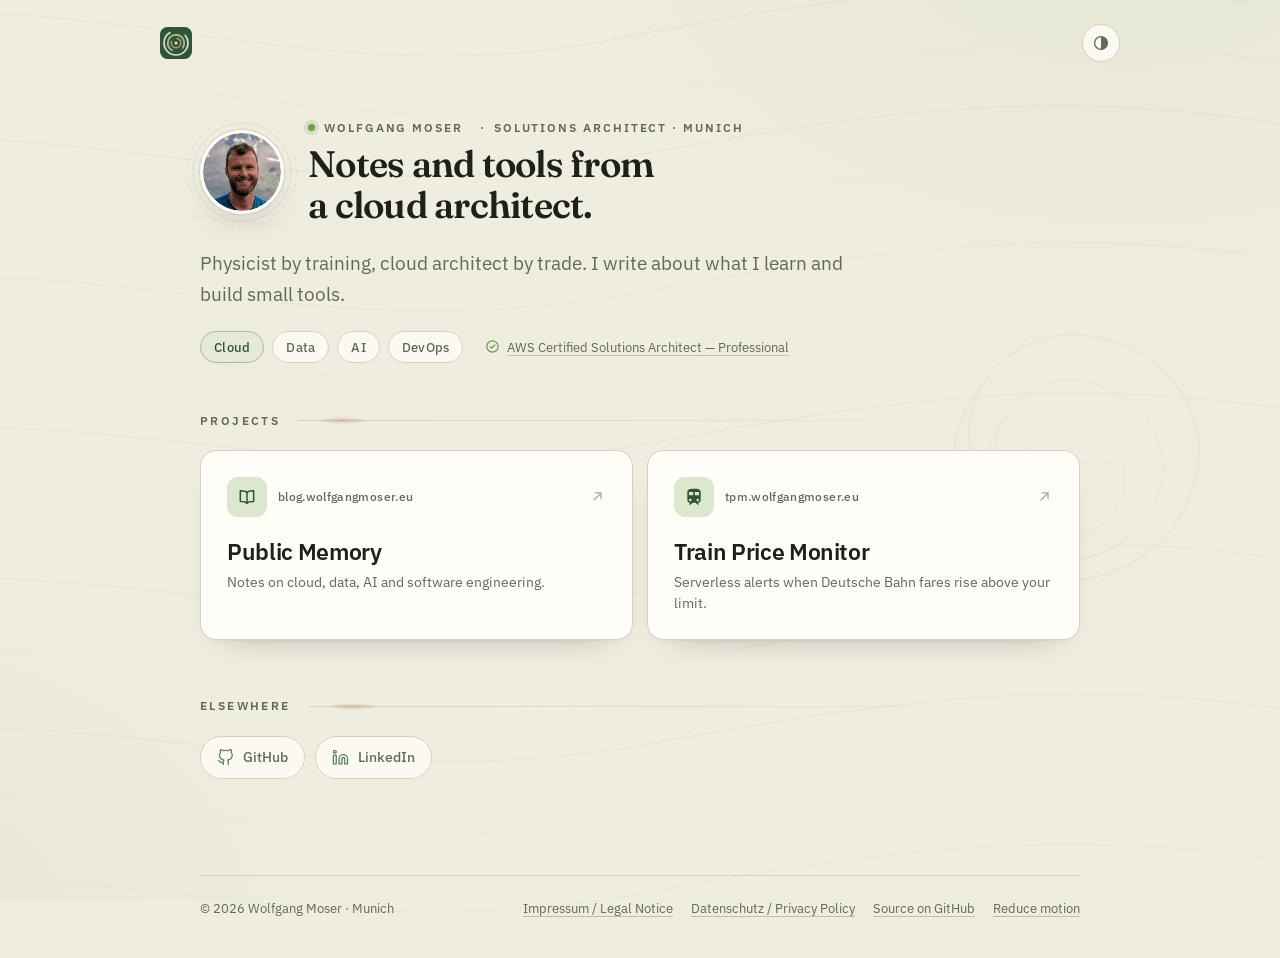
<file: index.html>
<!DOCTYPE html>
<html lang="en" data-theme="auto">
<head>
  <meta charset="utf-8">
  <meta name="viewport" content="width=device-width, initial-scale=1">

  <title>Wolfgang Moser — Solutions Architect in Munich</title>
  <meta name="description" content="Physicist turned Solutions Architect in Munich. I write about cloud, data and AI and build small tools.">
  <link rel="canonical" href="https://wolfgangmoser.eu/">
  <meta name="robots" content="index, follow">
  <meta name="author" content="Wolfgang Moser">

  <meta name="theme-color" content="#efece0" media="(prefers-color-scheme: light)">
  <meta name="theme-color" content="#10150f" media="(prefers-color-scheme: dark)">

  <link rel="icon" href="/assets/logo.svg" type="image/svg+xml">
  <link rel="icon" href="/assets/favicon.ico" sizes="any">
  <link rel="icon" type="image/png" sizes="32x32" href="/assets/favicon-32x32.png">
  <link rel="icon" type="image/png" sizes="16x16" href="/assets/favicon-16x16.png">
  <link rel="apple-touch-icon" href="/assets/apple-touch-icon.png">

  <meta property="og:type" content="website">
  <meta property="og:site_name" content="Wolfgang Moser">
  <meta property="og:title" content="Wolfgang Moser — Solutions Architect in Munich">
  <meta property="og:description" content="Physicist turned Solutions Architect in Munich. Cloud, data and AI notes and tools.">
  <meta property="og:url" content="https://wolfgangmoser.eu/">
  <meta property="og:image" content="https://wolfgangmoser.eu/assets/og-image.png">
  <meta property="og:image:width" content="1200">
  <meta property="og:image:height" content="630">
  <meta property="og:image:alt" content="Notes and tools from a cloud architect — Wolfgang Moser">
  <meta name="twitter:card" content="summary_large_image">
  <meta name="twitter:title" content="Wolfgang Moser — Solutions Architect in Munich">
  <meta name="twitter:description" content="Physicist turned Solutions Architect in Munich. Cloud, data and AI notes and tools.">
  <meta name="twitter:image" content="https://wolfgangmoser.eu/assets/og-image.png">

  <link rel="preload" href="/assets/fonts/ibm-plex-sans-latin-400.woff2" as="font" type="font/woff2" crossorigin>
  <link rel="preload" href="/assets/fonts/ibm-plex-sans-latin-500.woff2" as="font" type="font/woff2" crossorigin>
  <link rel="preload" href="/assets/fonts/ibm-plex-sans-latin-600.woff2" as="font" type="font/woff2" crossorigin>
  <link rel="preload" href="/assets/fonts/fraunces-latin-opsz-600.woff2" as="font" type="font/woff2" crossorigin>

  <link rel="stylesheet" href="/styles.css?v=20261113-1">

  <script>
    (function () {
      try {
        var theme = localStorage.getItem('theme');
        document.documentElement.dataset.theme =
          theme === 'light' || theme === 'dark' ? theme : 'auto';
        if (theme === 'light' || theme === 'dark') {
          var color = theme === 'dark' ? '#10150f' : '#efece0';
          var metas = document.querySelectorAll('meta[name="theme-color"]');
          for (var i = 0; i < metas.length; i++) {
            metas[i].setAttribute('content', color);
          }
        }
        var motion = localStorage.getItem('motion');
        document.documentElement.dataset.motion = motion === 'off' ? 'off' : 'auto';
      } catch (error) {
        document.documentElement.dataset.theme = 'auto';
        document.documentElement.dataset.motion = 'auto';
      }
    })();
  </script>

  <script type="application/ld+json">
  {
    "@context": "https://schema.org",
    "@graph": [
      {
        "@type": "ProfilePage",
        "@id": "https://wolfgangmoser.eu/#page",
        "url": "https://wolfgangmoser.eu/",
        "name": "Wolfgang Moser",
        "isPartOf": { "@id": "https://wolfgangmoser.eu/#website" },
        "mainEntity": { "@id": "https://wolfgangmoser.eu/#person" }
      },
      {
        "@type": "WebSite",
        "@id": "https://wolfgangmoser.eu/#website",
        "url": "https://wolfgangmoser.eu/",
        "name": "Wolfgang Moser",
        "inLanguage": "en"
      },
      {
        "@type": "Person",
        "@id": "https://wolfgangmoser.eu/#person",
        "name": "Wolfgang Moser",
        "url": "https://wolfgangmoser.eu/",
        "image": "https://wolfgangmoser.eu/assets/me.png",
        "jobTitle": "Solutions Architect",
        "description": "Physicist turned Solutions Architect in Munich, working on cloud, data, AI and DevOps.",
        "hasCredential": {
          "@type": "EducationalOccupationalCredential",
          "name": "AWS Certified Solutions Architect — Professional",
          "credentialCategory": "certification",
          "recognizedBy": {
            "@type": "Organization",
            "name": "Amazon Web Services"
          }
        },
        "address": {
          "@type": "PostalAddress",
          "addressLocality": "Munich",
          "addressCountry": "DE"
        },
        "sameAs": [
          "https://blog.wolfgangmoser.eu/",
          "https://tpm.wolfgangmoser.eu/",
          "https://github.com/wolfm89",
          "https://www.linkedin.com/in/wolfgang-moser/"
        ],
        "knowsAbout": [
          "Cloud Architecture",
          "Amazon Web Services",
          "Azure",
          "Data Engineering",
          "Data Mesh",
          "Event-Driven Architecture",
          "DevOps",
          "MLOps",
          "Generative AI",
          "Terraform",
          "Serverless"
        ]
      }
    ]
  }
  </script>
</head>
<body>
  <div class="grain" aria-hidden="true">
    <svg viewBox="0 0 1200 800" preserveAspectRatio="xMidYMid slice" fill="none" stroke="currentColor">
      <g stroke-width="1.1">
        <path d="M-80 60C160 20 340 120 580 72S980 10 1280 78" stroke-opacity=".10"/>
        <path d="M-80 108C170 66 350 168 600 118S1000 56 1280 124" stroke-opacity=".07"/>
        <path d="M-80 158C140 124 330 216 590 166S1010 104 1280 176" stroke-opacity=".11"/>
        <path d="M-80 214C180 166 360 268 610 214S1020 152 1280 226" stroke-opacity=".06"/>
        <path d="M-80 272C150 232 340 322 600 274S1020 214 1280 282" stroke-opacity=".09"/>
        <path d="M-80 332C190 284 360 382 620 330S1030 272 1280 340" stroke-opacity=".06"/>
        <path d="M-80 392C160 352 350 442 610 394S1020 334 1280 402" stroke-opacity=".10"/>
        <path d="M-80 452C180 404 360 502 620 450S1030 392 1280 460" stroke-opacity=".06"/>
        <path d="M-80 512C150 472 340 562 600 514S1020 454 1280 522" stroke-opacity=".09"/>
        <path d="M-80 572C190 524 360 622 620 570S1030 512 1280 580" stroke-opacity=".06"/>
        <path d="M-80 632C160 592 350 682 610 634S1020 574 1280 642" stroke-opacity=".10"/>
        <path d="M-80 692C180 644 360 742 620 690S1030 632 1280 700" stroke-opacity=".06"/>
        <path d="M-80 752C150 712 340 802 600 754S1020 694 1280 762" stroke-opacity=".08"/>
        <path d="M-80 812C190 764 360 862 620 810S1030 752 1280 820" stroke-opacity=".05"/>
      </g>
      <g stroke-width="1.4">
        <path d="M878 430c-44-58 12-128 74-122 60 6 104 54 92 112-14 68-92 104-148 72-52-30-62-102-20-148" stroke-opacity=".10"/>
        <path d="M894 432c-31-42 10-92 54-88 43 4 76 40 68 82-10 50-68 76-108 52-38-22-45-74-14-106" stroke-opacity=".08"/>
        <path d="M910 434c-18-25 7-56 34-53 26 2 48 24 42 50-6 30-42 48-66 33-24-14-29-46-10-66" stroke-opacity=".07"/>
      </g>
    </svg>
  </div>

  <a class="skip-link" href="#main">Skip to content</a>

  <header class="site-header">
    <a class="brand" href="/" aria-label="Wolfgang Moser — home">
      <img src="/assets/logo.svg" width="32" height="32" alt="">
    </a>

    <button class="theme-toggle" type="button" aria-label="Switch theme" title="Switch theme">
      <svg viewBox="0 0 24 24" fill="none" stroke="currentColor" stroke-width="1.8" aria-hidden="true">
        <circle cx="12" cy="12" r="8.5"></circle>
        <path d="M12 3.5v17a8.5 8.5 0 0 0 0-17Z" fill="currentColor" stroke="none"></path>
      </svg>
    </button>
  </header>

  <main id="main" class="wrap">
    <section class="hero">
      <div class="identity">
        <div class="portrait-wrap portrait-small">
          <svg class="rings" viewBox="0 0 160 160" fill="none" stroke="currentColor" aria-hidden="true">
            <circle cx="80" cy="80" r="78" stroke-opacity=".45" stroke-width="1" stroke-dasharray="2 7"/>
            <circle cx="80" cy="80" r="70" stroke-opacity=".25" stroke-width="1"/>
            <circle cx="80" cy="80" r="62" stroke-opacity=".18" stroke-width="1" stroke-dasharray="34 14"/>
          </svg>
          <span class="portrait-frame">
            <img class="portrait" src="/assets/me.png" width="265" height="265" alt="" fetchpriority="high">
          </span>
        </div>

        <div class="identity-copy">
          <p class="eyebrow">
            <span class="eyebrow-dot" aria-hidden="true"></span>
            <span class="eyebrow-person">Wolfgang Moser</span>
            <span class="eyebrow-role">Solutions Architect · Munich</span>
          </p>
          <h1>Notes and tools from a cloud architect.</h1>
        </div>
      </div>

      <p class="lead">Physicist by training, cloud architect by trade. I write about what I learn and build small tools.</p>

      <div class="hero-meta">
        <ul class="chips">
          <li>Cloud</li>
          <li>Data</li>
          <li>AI</li>
          <li>DevOps</li>
        </ul>

        <p class="credential">
          <svg viewBox="0 0 24 24" fill="none" stroke="currentColor" stroke-width="2" stroke-linecap="round" stroke-linejoin="round" aria-hidden="true">
            <circle cx="12" cy="12" r="9"></circle>
            <path d="m8.5 12.2 2.3 2.3 4.7-4.9"></path>
          </svg>
          <a href="https://www.credly.com/badges/6cbb9584-4aa6-41bc-a9f1-f0be9a5854aa" rel="noopener noreferrer">AWS Certified Solutions Architect — Professional</a>
        </p>
      </div>
    </section>

    <section class="projects" aria-labelledby="projects-title">
      <div class="section-head">
        <h2 id="projects-title">Projects</h2>
        <span class="rule" aria-hidden="true"></span>
      </div>

      <ul class="project-grid">
        <li>
          <a class="project-card" href="https://blog.wolfgangmoser.eu/">
            <span class="project-top">
              <span class="project-icon" aria-hidden="true">
                <svg viewBox="0 0 24 24" fill="none" stroke="currentColor" stroke-width="1.8" stroke-linecap="round" stroke-linejoin="round">
                  <path d="M12 6.5C10.5 5 8.4 4.4 4 4.5v13c4.4-.1 6.5.5 8 2 1.5-1.5 3.6-2.1 8-2v-13c-4.4-.1-6.5.5-8 2Z"/>
                  <path d="M12 6.5v13"/>
                </svg>
              </span>
              <span class="project-domain">blog.wolfgangmoser.eu</span>
              <svg class="project-arrow" viewBox="0 0 24 24" fill="none" stroke="currentColor" stroke-width="1.8" stroke-linecap="round" stroke-linejoin="round" aria-hidden="true">
                <path d="M7 17 17 7M9 7h8v8"/>
              </svg>
            </span>
            <span class="project-title">Public Memory</span>
            <span class="project-desc">Notes on cloud, data, AI and software engineering.</span>
          </a>
        </li>

        <li>
          <a class="project-card" href="https://tpm.wolfgangmoser.eu/">
            <span class="project-top">
              <span class="project-icon" aria-hidden="true">
                <svg viewBox="0 0 24 24" fill="currentColor">
                  <path d="M12 2c-4 0-8 .5-8 4v9.5C4 17.43 5.57 19 7.5 19L6 20.5v.5h2.23l2-2H14l2 2h2v-.5L16.5 19c1.93 0 3.5-1.57 3.5-3.5V6c0-3.5-3.58-4-8-4M7.5 17c-.83 0-1.5-.67-1.5-1.5S6.67 14 7.5 14s1.5.67 1.5 1.5S8.33 17 7.5 17m3.5-7H6V6h5zm2 0V6h5v4zm3.5 7c-.83 0-1.5-.67-1.5-1.5s.67-1.5 1.5-1.5 1.5.67 1.5 1.5-.67 1.5-1.5 1.5"/>
                </svg>
              </span>
              <span class="project-domain">tpm.wolfgangmoser.eu</span>
              <svg class="project-arrow" viewBox="0 0 24 24" fill="none" stroke="currentColor" stroke-width="1.8" stroke-linecap="round" stroke-linejoin="round" aria-hidden="true">
                <path d="M7 17 17 7M9 7h8v8"/>
              </svg>
            </span>
            <span class="project-title">Train Price Monitor</span>
            <span class="project-desc">Serverless alerts when Deutsche Bahn fares rise above your limit.</span>
          </a>
        </li>
      </ul>
    </section>

    <section class="elsewhere" aria-labelledby="elsewhere-title">
      <div class="section-head">
        <h2 id="elsewhere-title">Elsewhere</h2>
        <span class="rule" aria-hidden="true"></span>
      </div>

      <ul class="social-links">
        <li>
          <a href="https://github.com/wolfm89">
            <svg viewBox="0 0 24 24" fill="none" stroke="currentColor" stroke-width="1.8" stroke-linecap="round" stroke-linejoin="round" aria-hidden="true">
              <path d="M9 19c-5 1.5-5-2.5-7-3m14 6v-3.87a3.37 3.37 0 0 0-.94-2.61c3.14-.35 6.44-1.54 6.44-7A5.44 5.44 0 0 0 20 4.77 5.07 5.07 0 0 0 19.91 1S18.73.65 16 2.48a13.38 13.38 0 0 0-7 0C6.27.65 5.09 1 5.09 1A5.07 5.07 0 0 0 5 4.77a5.44 5.44 0 0 0-1.5 3.78c0 5.42 3.3 6.61 6.44 7A3.37 3.37 0 0 0 9 18.13V22"/>
            </svg>
            GitHub
          </a>
        </li>
        <li>
          <a href="https://www.linkedin.com/in/wolfgang-moser/">
            <svg viewBox="0 0 24 24" fill="none" stroke="currentColor" stroke-width="1.8" stroke-linecap="round" stroke-linejoin="round" aria-hidden="true">
              <path d="M16 8a6 6 0 0 1 6 6v7h-4v-7a2 2 0 0 0-2-2 2 2 0 0 0-2 2v7h-4v-7a6 6 0 0 1 6-6z"/>
              <rect x="2" y="9" width="4" height="12"/>
              <circle cx="4" cy="4" r="2"/>
            </svg>
            LinkedIn
          </a>
        </li>
      </ul>
    </section>
  </main>

  <footer class="site-footer wrap">
    <p>© <span id="year">2026</span> Wolfgang Moser · Munich</p>
    <div class="footer-actions">
      <nav class="footer-links" aria-label="Legal and source links">
        <a class="footer-link" href="/legal-notice/"><span lang="de">Impressum</span> / Legal Notice</a>
        <a class="footer-link" href="/privacy-policy/"><span lang="de">Datenschutz</span> / Privacy Policy</a>
        <a class="footer-link" href="https://github.com/wolfm89/landing-page">Source on GitHub</a>
      </nav>
      <button class="footer-link footer-motion" type="button" data-motion-toggle aria-pressed="false">Reduce motion<span class="footer-motion-check" aria-hidden="true">✓</span></button>
    </div>
  </footer>

  <script src="/script.js?v=20261113-1" defer></script>
</body>
</html>
</file>
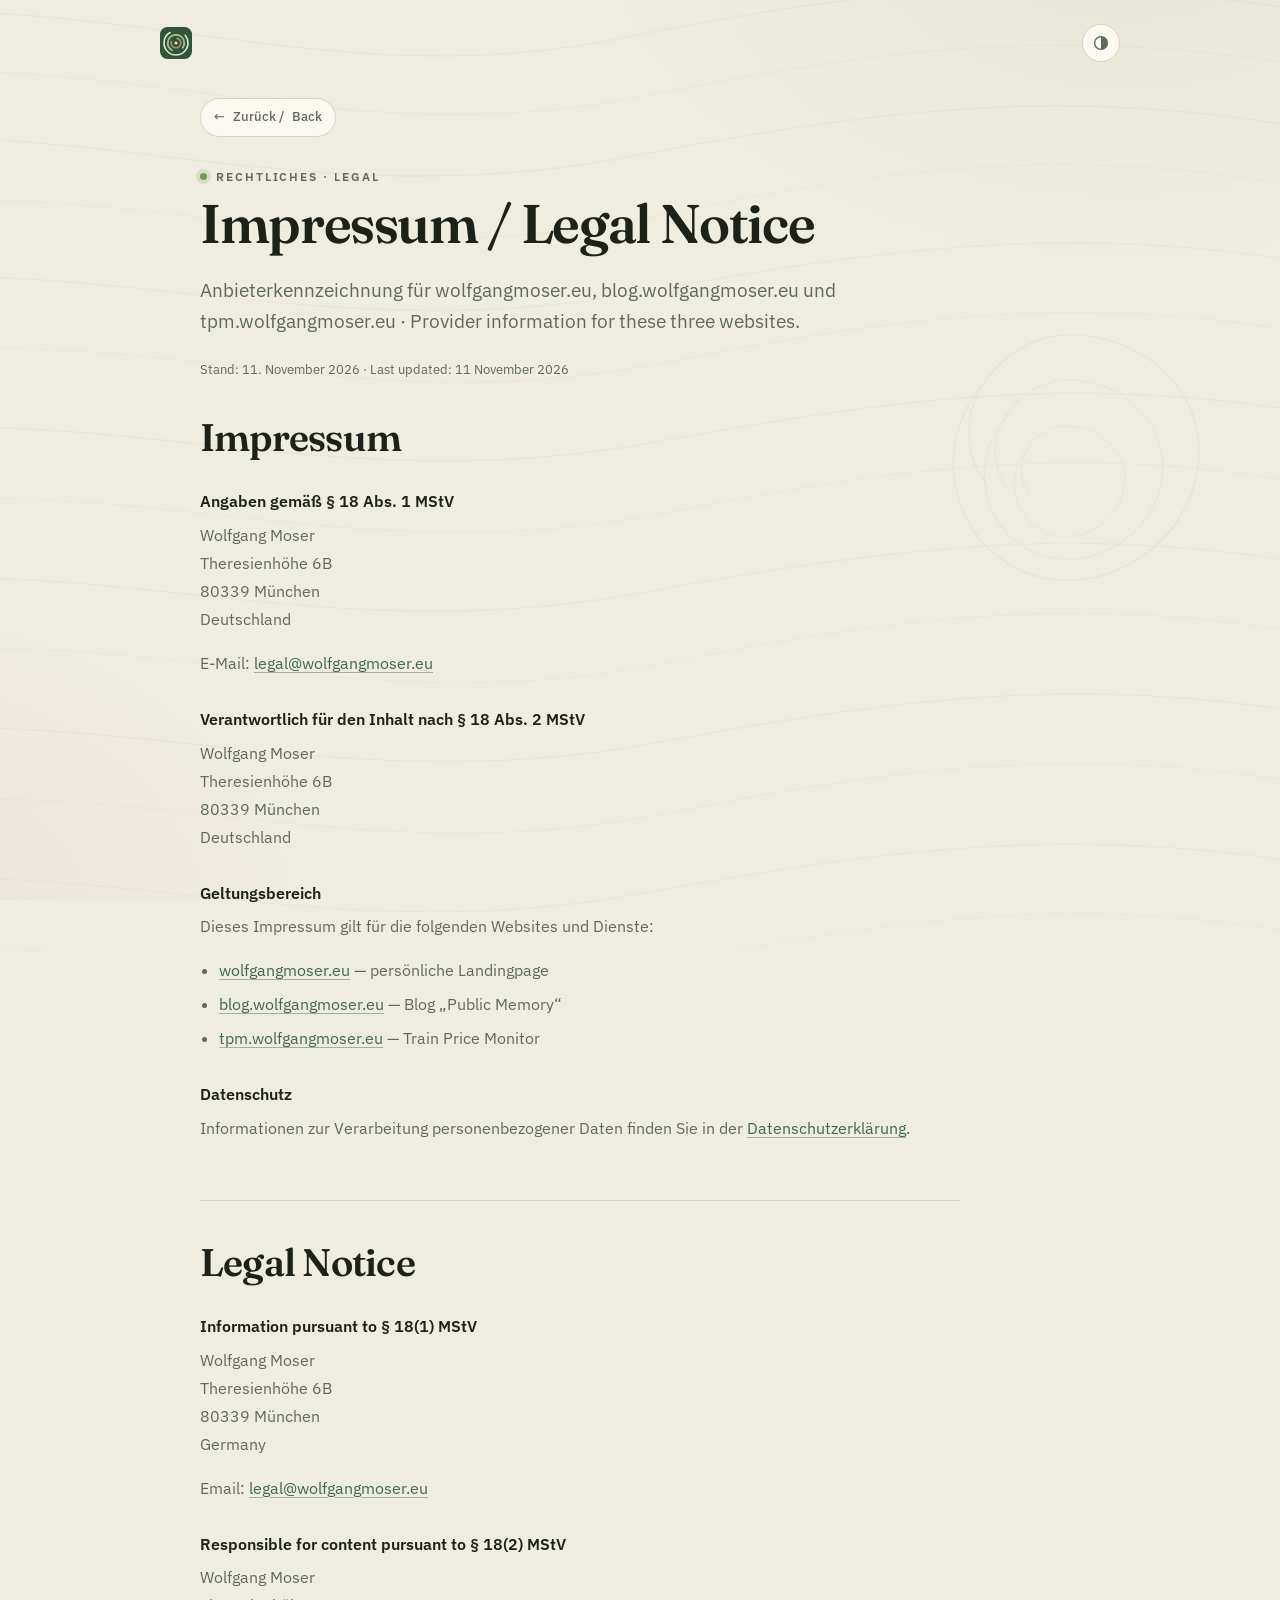
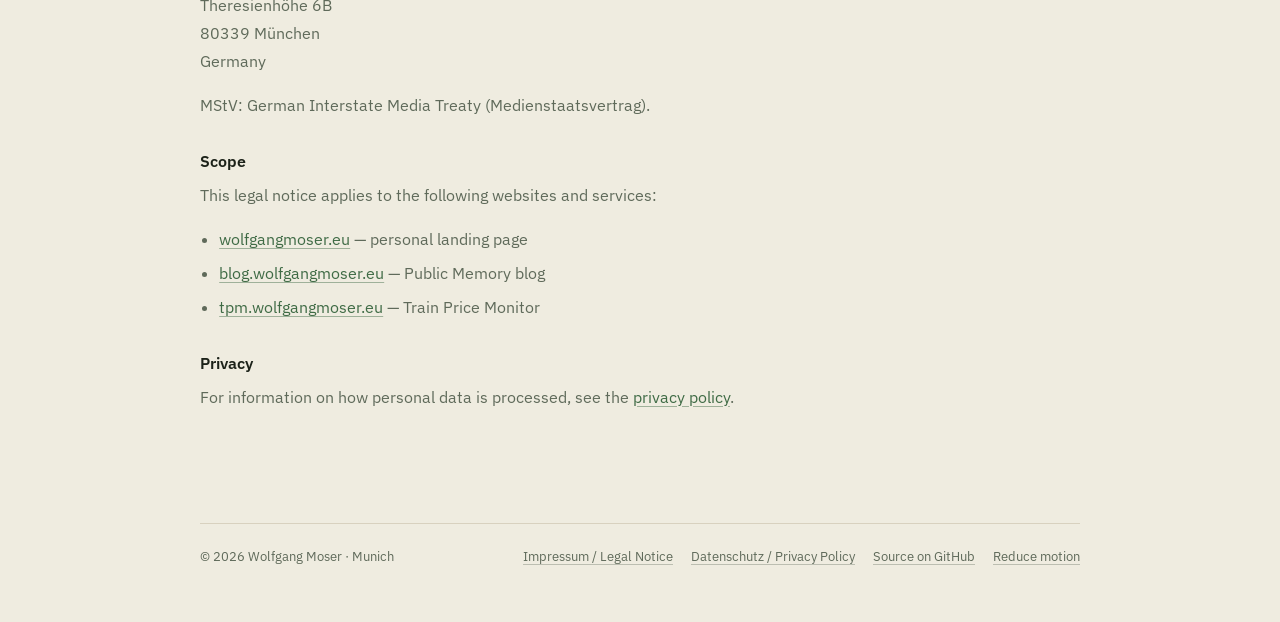
<file: legal-notice/index.html>
<!DOCTYPE html>
<html lang="de" data-theme="auto">
<head>
  <meta charset="utf-8">
  <meta name="viewport" content="width=device-width, initial-scale=1">

  <title>Impressum / Legal Notice — Wolfgang Moser</title>
  <meta name="description" content="Impressum und Anbieterkennzeichnung für wolfgangmoser.eu, blog.wolfgangmoser.eu und tpm.wolfgangmoser.eu.">
  <link rel="canonical" href="https://wolfgangmoser.eu/legal-notice/">
  <meta name="robots" content="index, follow">
  <meta name="author" content="Wolfgang Moser">

  <meta name="theme-color" content="#efece0" media="(prefers-color-scheme: light)">
  <meta name="theme-color" content="#10150f" media="(prefers-color-scheme: dark)">

  <link rel="icon" href="/assets/logo.svg" type="image/svg+xml">
  <link rel="icon" href="/assets/favicon.ico" sizes="any">
  <link rel="icon" type="image/png" sizes="32x32" href="/assets/favicon-32x32.png">
  <link rel="icon" type="image/png" sizes="16x16" href="/assets/favicon-16x16.png">
  <link rel="apple-touch-icon" href="/assets/apple-touch-icon.png">

  <link rel="preload" href="/assets/fonts/ibm-plex-sans-latin-400.woff2" as="font" type="font/woff2" crossorigin>
  <link rel="preload" href="/assets/fonts/ibm-plex-sans-latin-500.woff2" as="font" type="font/woff2" crossorigin>
  <link rel="preload" href="/assets/fonts/ibm-plex-sans-latin-600.woff2" as="font" type="font/woff2" crossorigin>
  <link rel="preload" href="/assets/fonts/fraunces-latin-opsz-600.woff2" as="font" type="font/woff2" crossorigin>

  <link rel="stylesheet" href="/styles.css?v=20261113-1">

  <script>
    (function () {
      try {
        var theme = localStorage.getItem('theme');
        document.documentElement.dataset.theme =
          theme === 'light' || theme === 'dark' ? theme : 'auto';
        if (theme === 'light' || theme === 'dark') {
          var color = theme === 'dark' ? '#10150f' : '#efece0';
          var metas = document.querySelectorAll('meta[name="theme-color"]');
          for (var i = 0; i < metas.length; i++) {
            metas[i].setAttribute('content', color);
          }
        }
        var motion = localStorage.getItem('motion');
        document.documentElement.dataset.motion = motion === 'off' ? 'off' : 'auto';
      } catch (error) {
        document.documentElement.dataset.theme = 'auto';
        document.documentElement.dataset.motion = 'auto';
      }
    })();
  </script>
</head>
<body>
  <div class="grain" aria-hidden="true">
    <svg viewBox="0 0 1200 800" preserveAspectRatio="xMidYMid slice" fill="none" stroke="currentColor">
      <g stroke-width="1.1">
        <path d="M-80 60C160 20 340 120 580 72S980 10 1280 78" stroke-opacity=".10"/>
        <path d="M-80 108C170 66 350 168 600 118S1000 56 1280 124" stroke-opacity=".07"/>
        <path d="M-80 158C140 124 330 216 590 166S1010 104 1280 176" stroke-opacity=".11"/>
        <path d="M-80 214C180 166 360 268 610 214S1020 152 1280 226" stroke-opacity=".06"/>
        <path d="M-80 272C150 232 340 322 600 274S1020 214 1280 282" stroke-opacity=".09"/>
        <path d="M-80 332C190 284 360 382 620 330S1030 272 1280 340" stroke-opacity=".06"/>
        <path d="M-80 392C160 352 350 442 610 394S1020 334 1280 402" stroke-opacity=".10"/>
        <path d="M-80 452C180 404 360 502 620 450S1030 392 1280 460" stroke-opacity=".06"/>
        <path d="M-80 512C150 472 340 562 600 514S1020 454 1280 522" stroke-opacity=".09"/>
        <path d="M-80 572C190 524 360 622 620 570S1030 512 1280 580" stroke-opacity=".06"/>
        <path d="M-80 632C160 592 350 682 610 634S1020 574 1280 642" stroke-opacity=".10"/>
        <path d="M-80 692C180 644 360 742 620 690S1030 632 1280 700" stroke-opacity=".06"/>
        <path d="M-80 752C150 712 340 802 600 754S1020 694 1280 762" stroke-opacity=".08"/>
        <path d="M-80 812C190 764 360 862 620 810S1030 752 1280 820" stroke-opacity=".05"/>
      </g>
      <g stroke-width="1.4">
        <path d="M878 430c-44-58 12-128 74-122 60 6 104 54 92 112-14 68-92 104-148 72-52-30-62-102-20-148" stroke-opacity=".10"/>
        <path d="M894 432c-31-42 10-92 54-88 43 4 76 40 68 82-10 50-68 76-108 52-38-22-45-74-14-106" stroke-opacity=".08"/>
        <path d="M910 434c-18-25 7-56 34-53 26 2 48 24 42 50-6 30-42 48-66 33-24-14-29-46-10-66" stroke-opacity=".07"/>
      </g>
    </svg>
  </div>

  <a class="skip-link" href="#main">Skip to content</a>

  <header class="site-header">
    <a class="brand" href="/" aria-label="Wolfgang Moser — home">
      <img src="/assets/logo.svg" width="32" height="32" alt="">
    </a>

    <button class="theme-toggle" type="button" aria-label="Switch theme" title="Switch theme">
      <svg viewBox="0 0 24 24" fill="none" stroke="currentColor" stroke-width="1.8" aria-hidden="true">
        <circle cx="12" cy="12" r="8.5"></circle>
        <path d="M12 3.5v17a8.5 8.5 0 0 0 0-17Z" fill="currentColor" stroke="none"></path>
      </svg>
    </button>
  </header>

  <main id="main" class="wrap legal-page">
    <a class="back-link" href="/" data-back>
      <span aria-hidden="true">←</span> Zurück / <span lang="en">Back</span>
    </a>

    <p class="eyebrow">
      <span class="eyebrow-dot" aria-hidden="true"></span>
      Rechtliches · Legal
    </p>
    <h1>Impressum / Legal Notice</h1>
    <p class="lead">
      Anbieterkennzeichnung für wolfgangmoser.eu, blog.wolfgangmoser.eu und
      tpm.wolfgangmoser.eu · Provider information for these three websites.
    </p>

    <p class="legal-meta">Stand: 11. November 2026 · Last updated: 11 November 2026</p>

    <section class="legal-prose" lang="de">
      <h2>Impressum</h2>

      <h3>Angaben gemäß § 18 Abs. 1 MStV</h3>
      <p>
        Wolfgang Moser<br>
        Theresienhöhe 6B<br>
        80339 München<br>
        Deutschland
      </p>
      <p>
        E-Mail: <a href="mailto:legal@wolfgangmoser.eu">legal@wolfgangmoser.eu</a>
      </p>

      <h3>Verantwortlich für den Inhalt nach § 18 Abs. 2 MStV</h3>
      <p>
        Wolfgang Moser<br>
        Theresienhöhe 6B<br>
        80339 München<br>
        Deutschland
      </p>

      <h3>Geltungsbereich</h3>
      <p>
        Dieses Impressum gilt für die folgenden Websites und Dienste:
      </p>
      <ul>
        <li><a href="https://wolfgangmoser.eu/">wolfgangmoser.eu</a> — persönliche Landingpage</li>
        <li><a href="https://blog.wolfgangmoser.eu/">blog.wolfgangmoser.eu</a> — Blog „Public Memory“</li>
        <li><a href="https://tpm.wolfgangmoser.eu/">tpm.wolfgangmoser.eu</a> — Train Price Monitor</li>
      </ul>

      <h3>Datenschutz</h3>
      <p>
        Informationen zur Verarbeitung personenbezogener Daten finden Sie in der
        <a href="/privacy-policy/">Datenschutzerklärung</a>.
      </p>
    </section>

    <section class="legal-prose legal-lang" lang="en">
      <h2>Legal Notice</h2>

      <h3>Information pursuant to § 18(1) MStV</h3>
      <p>
        Wolfgang Moser<br>
        Theresienhöhe 6B<br>
        80339 München<br>
        Germany
      </p>
      <p>
        Email: <a href="mailto:legal@wolfgangmoser.eu">legal@wolfgangmoser.eu</a>
      </p>

      <h3>Responsible for content pursuant to § 18(2) MStV</h3>
      <p>
        Wolfgang Moser<br>
        Theresienhöhe 6B<br>
        80339 München<br>
        Germany
      </p>
      <p>
        MStV: German Interstate Media Treaty (Medienstaatsvertrag).
      </p>

      <h3>Scope</h3>
      <p>
        This legal notice applies to the following websites and services:
      </p>
      <ul>
        <li><a href="https://wolfgangmoser.eu/">wolfgangmoser.eu</a> — personal landing page</li>
        <li><a href="https://blog.wolfgangmoser.eu/">blog.wolfgangmoser.eu</a> — Public Memory blog</li>
        <li><a href="https://tpm.wolfgangmoser.eu/">tpm.wolfgangmoser.eu</a> — Train Price Monitor</li>
      </ul>

      <h3>Privacy</h3>
      <p>
        For information on how personal data is processed, see the
        <a href="/privacy-policy/">privacy policy</a>.
      </p>
    </section>
  </main>

  <footer class="site-footer wrap">
    <p>© <span id="year">2026</span> Wolfgang Moser · Munich</p>
    <div class="footer-actions">
      <nav class="footer-links" aria-label="Rechtliches und Quellen">
        <a class="footer-link" href="/legal-notice/">Impressum / <span lang="en">Legal Notice</span></a>
        <a class="footer-link" href="/privacy-policy/">Datenschutz / <span lang="en">Privacy Policy</span></a>
        <a class="footer-link" href="https://github.com/wolfm89/landing-page"><span lang="en">Source on GitHub</span></a>
      </nav>
      <button class="footer-link footer-motion" type="button" data-motion-toggle aria-pressed="false"><span lang="en">Reduce motion</span><span class="footer-motion-check" aria-hidden="true">✓</span></button>
    </div>
  </footer>

  <script src="/script.js?v=20261113-1" defer></script>
</body>
</html>
</file>
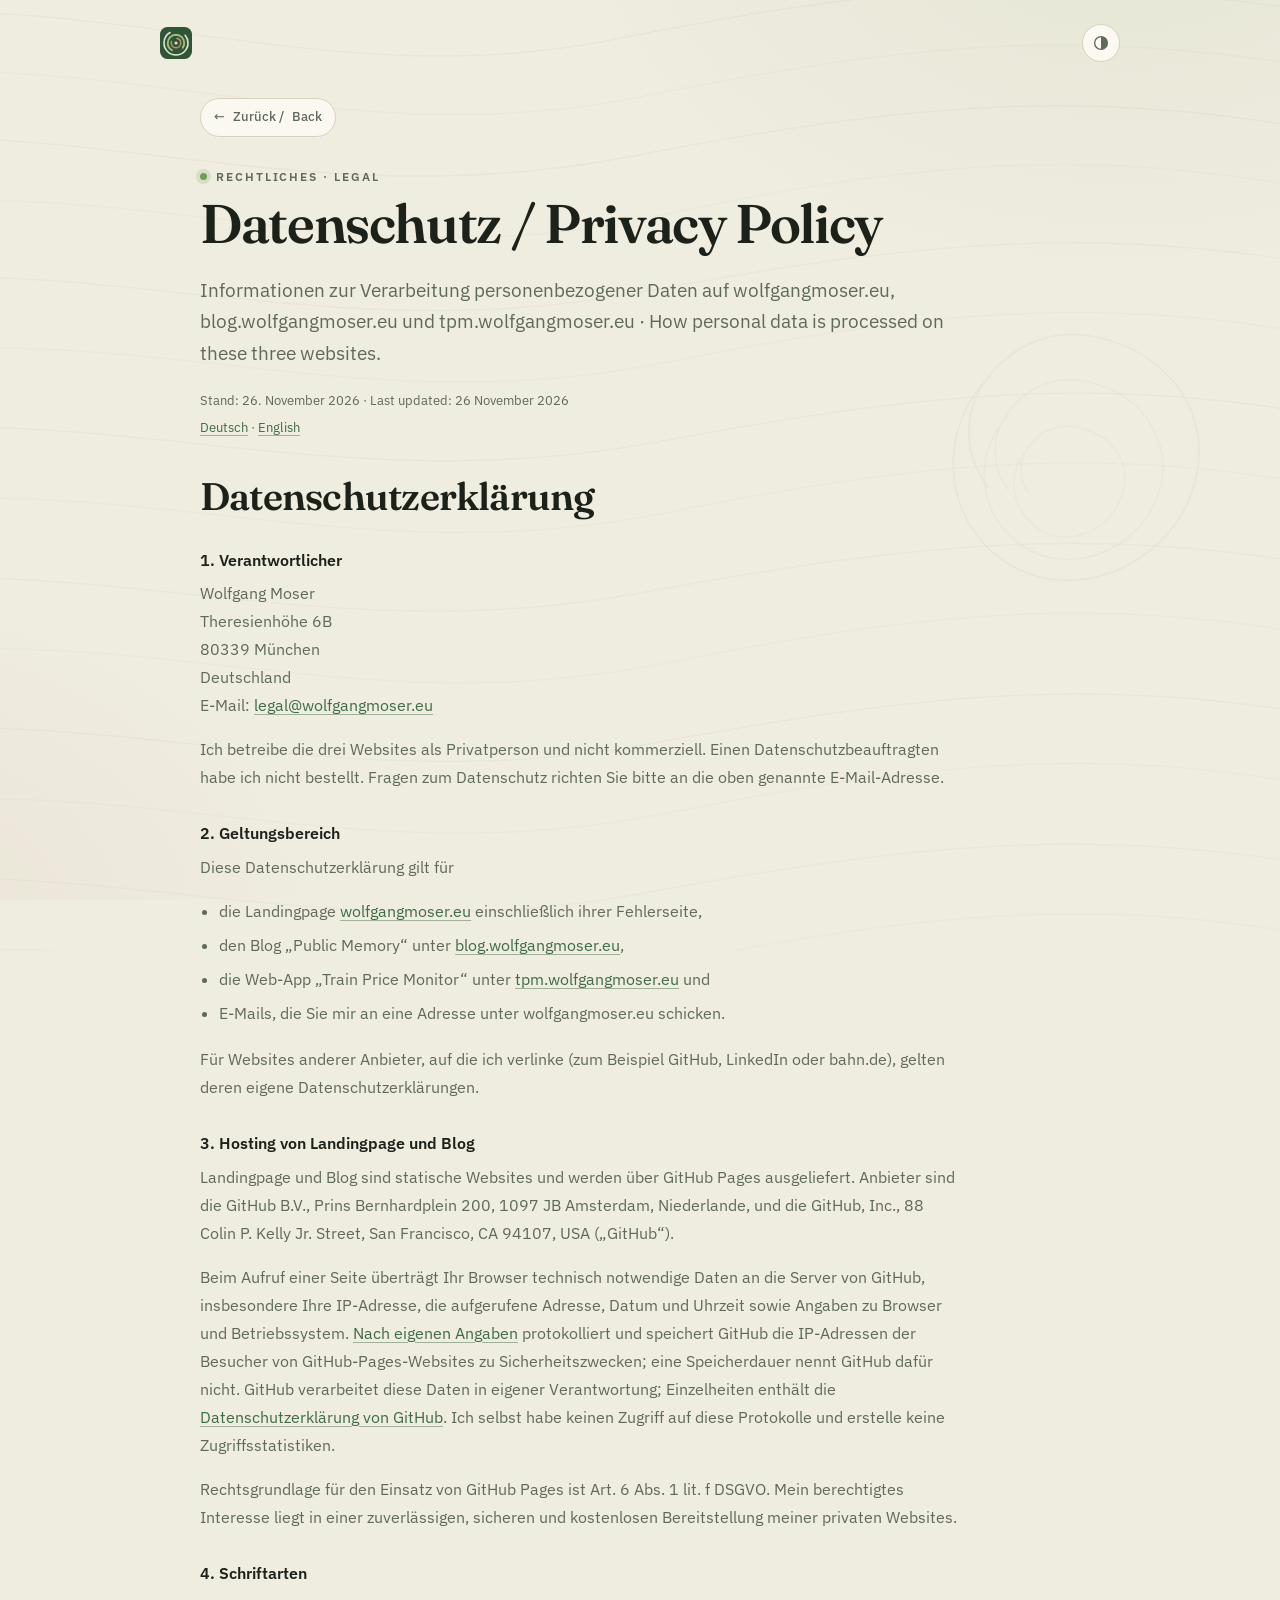
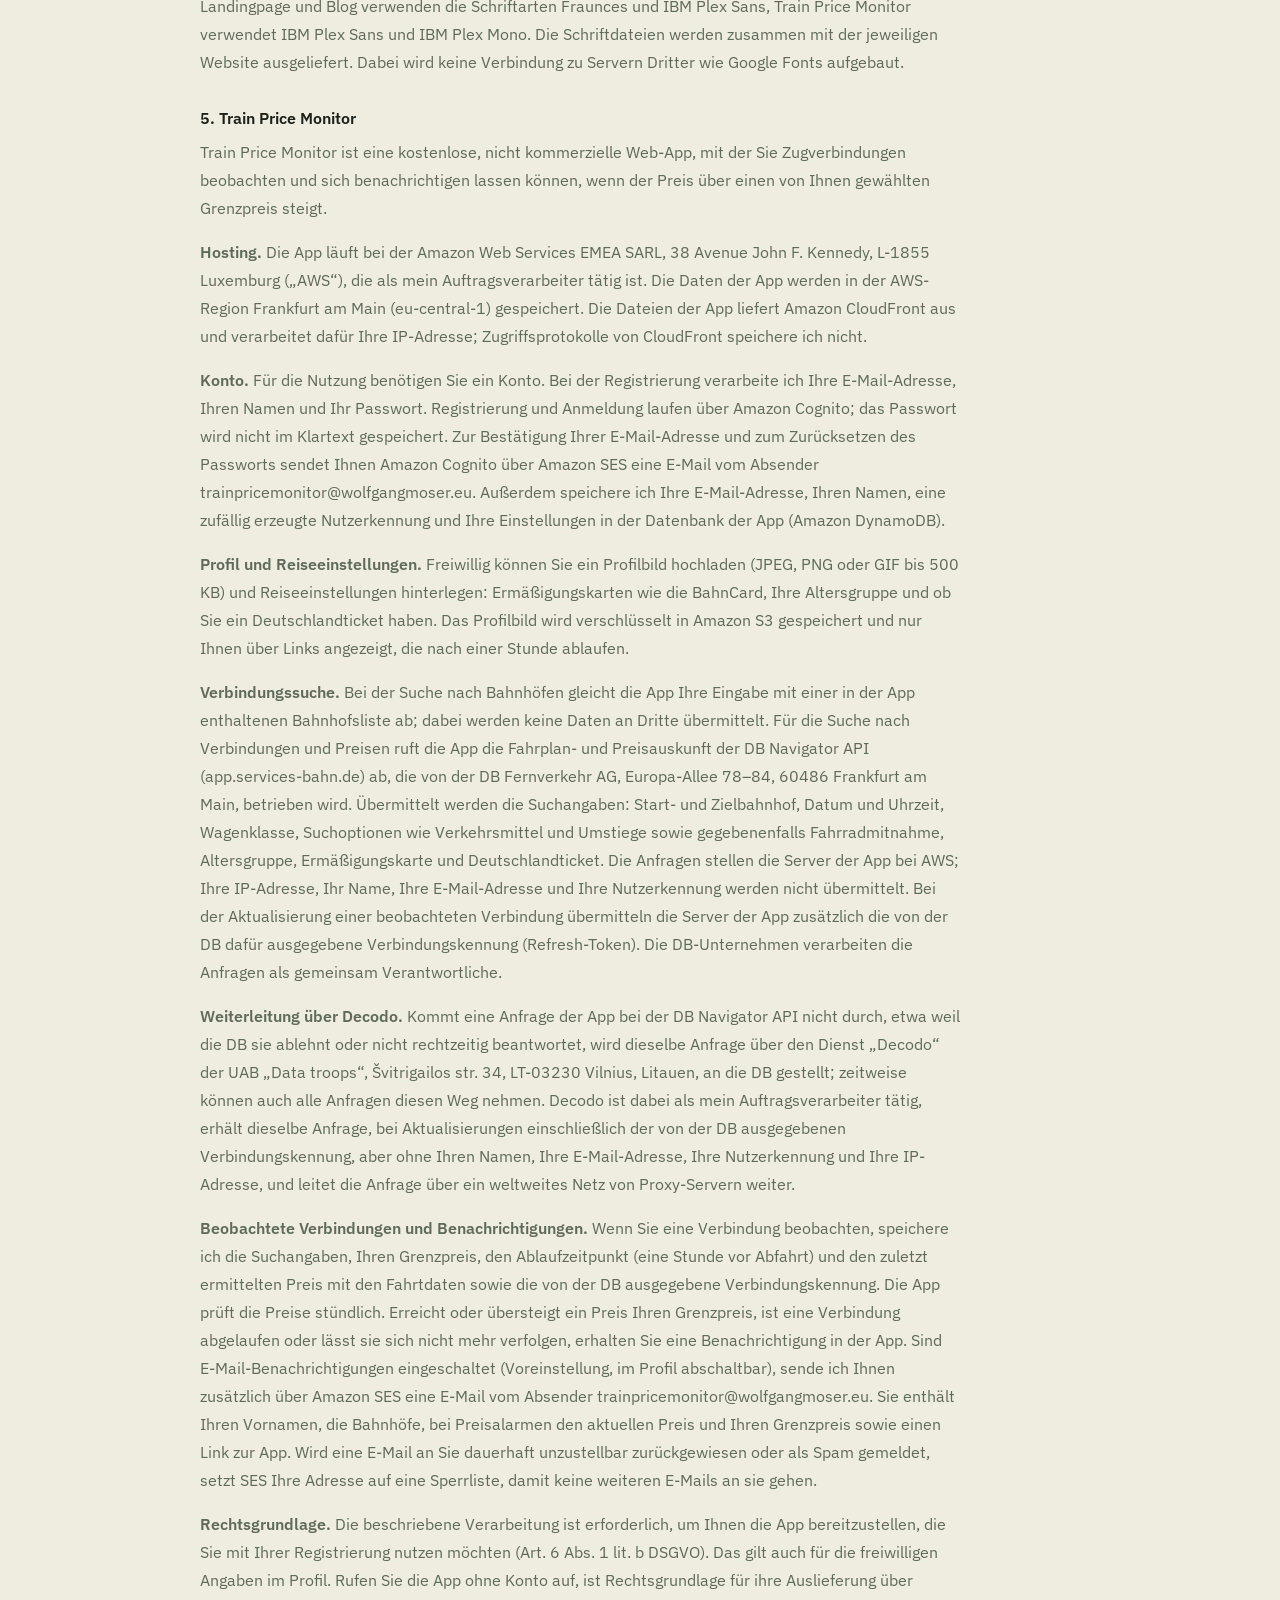
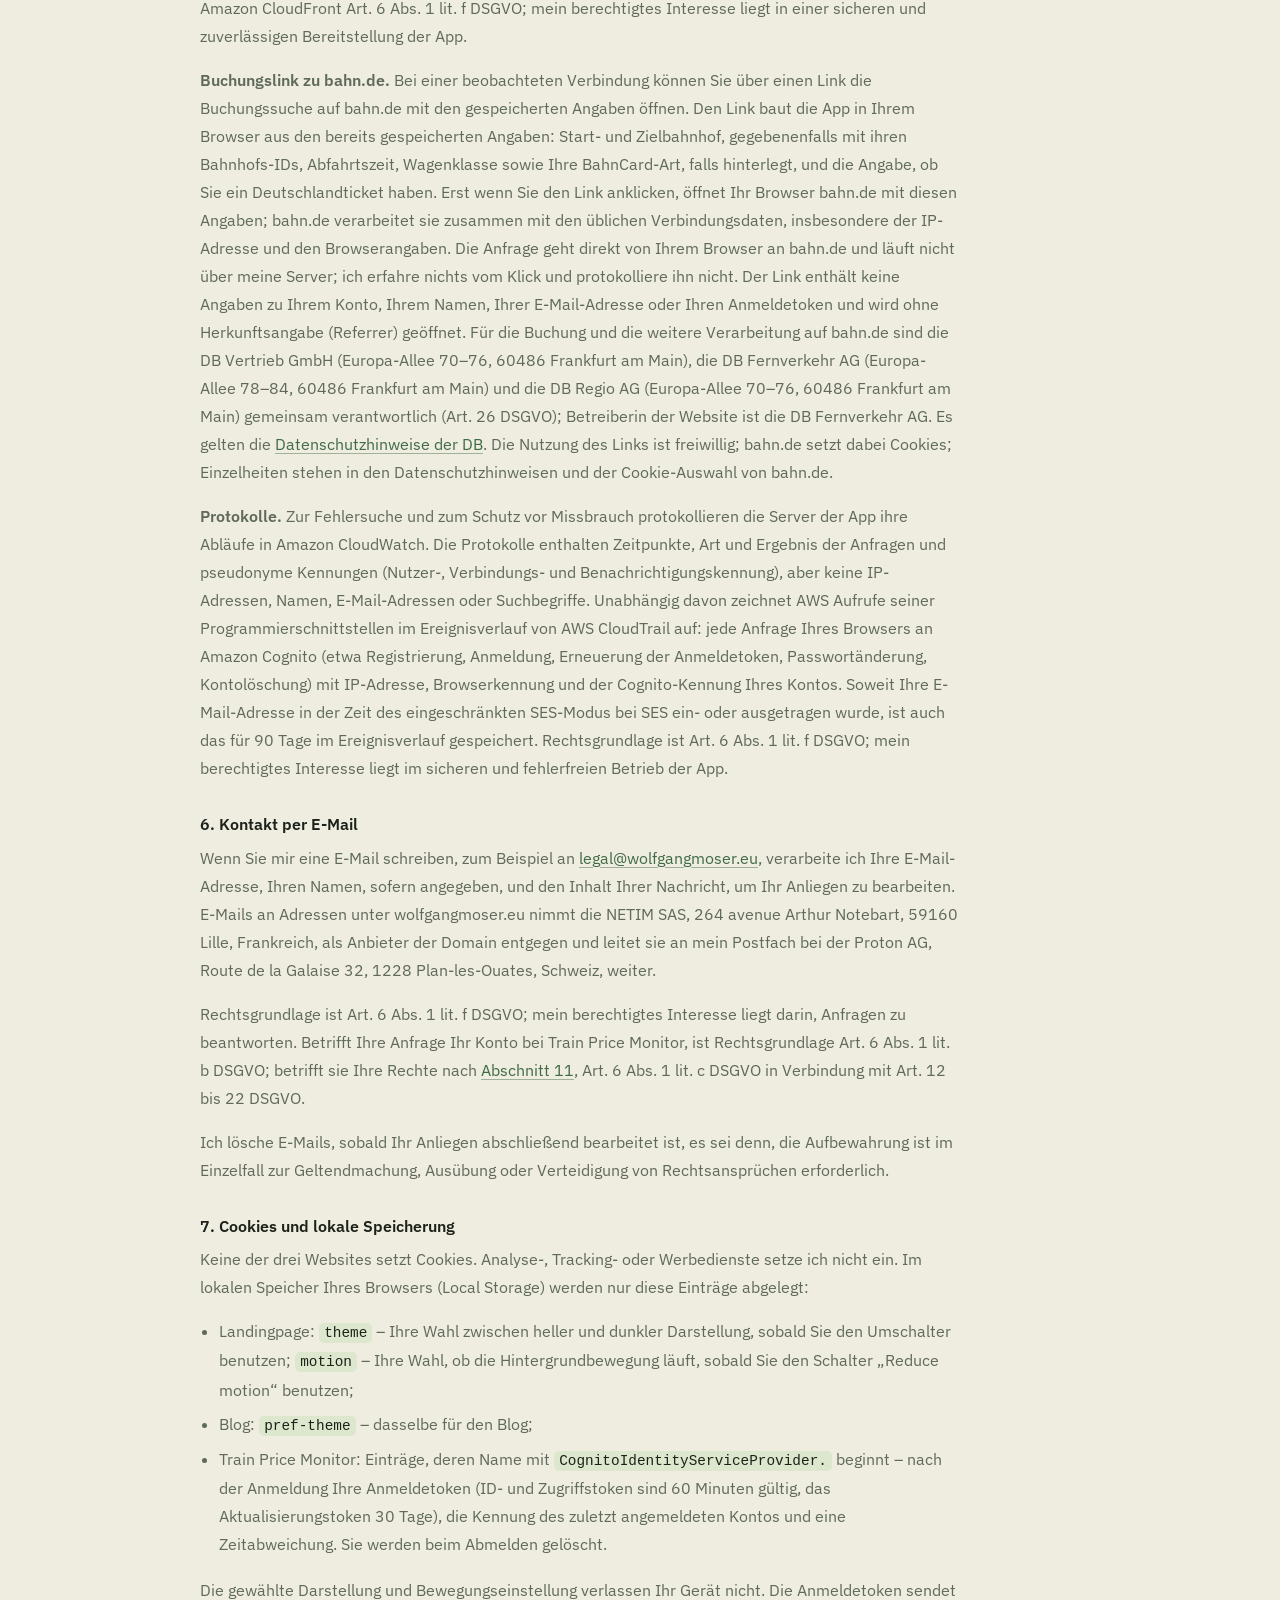
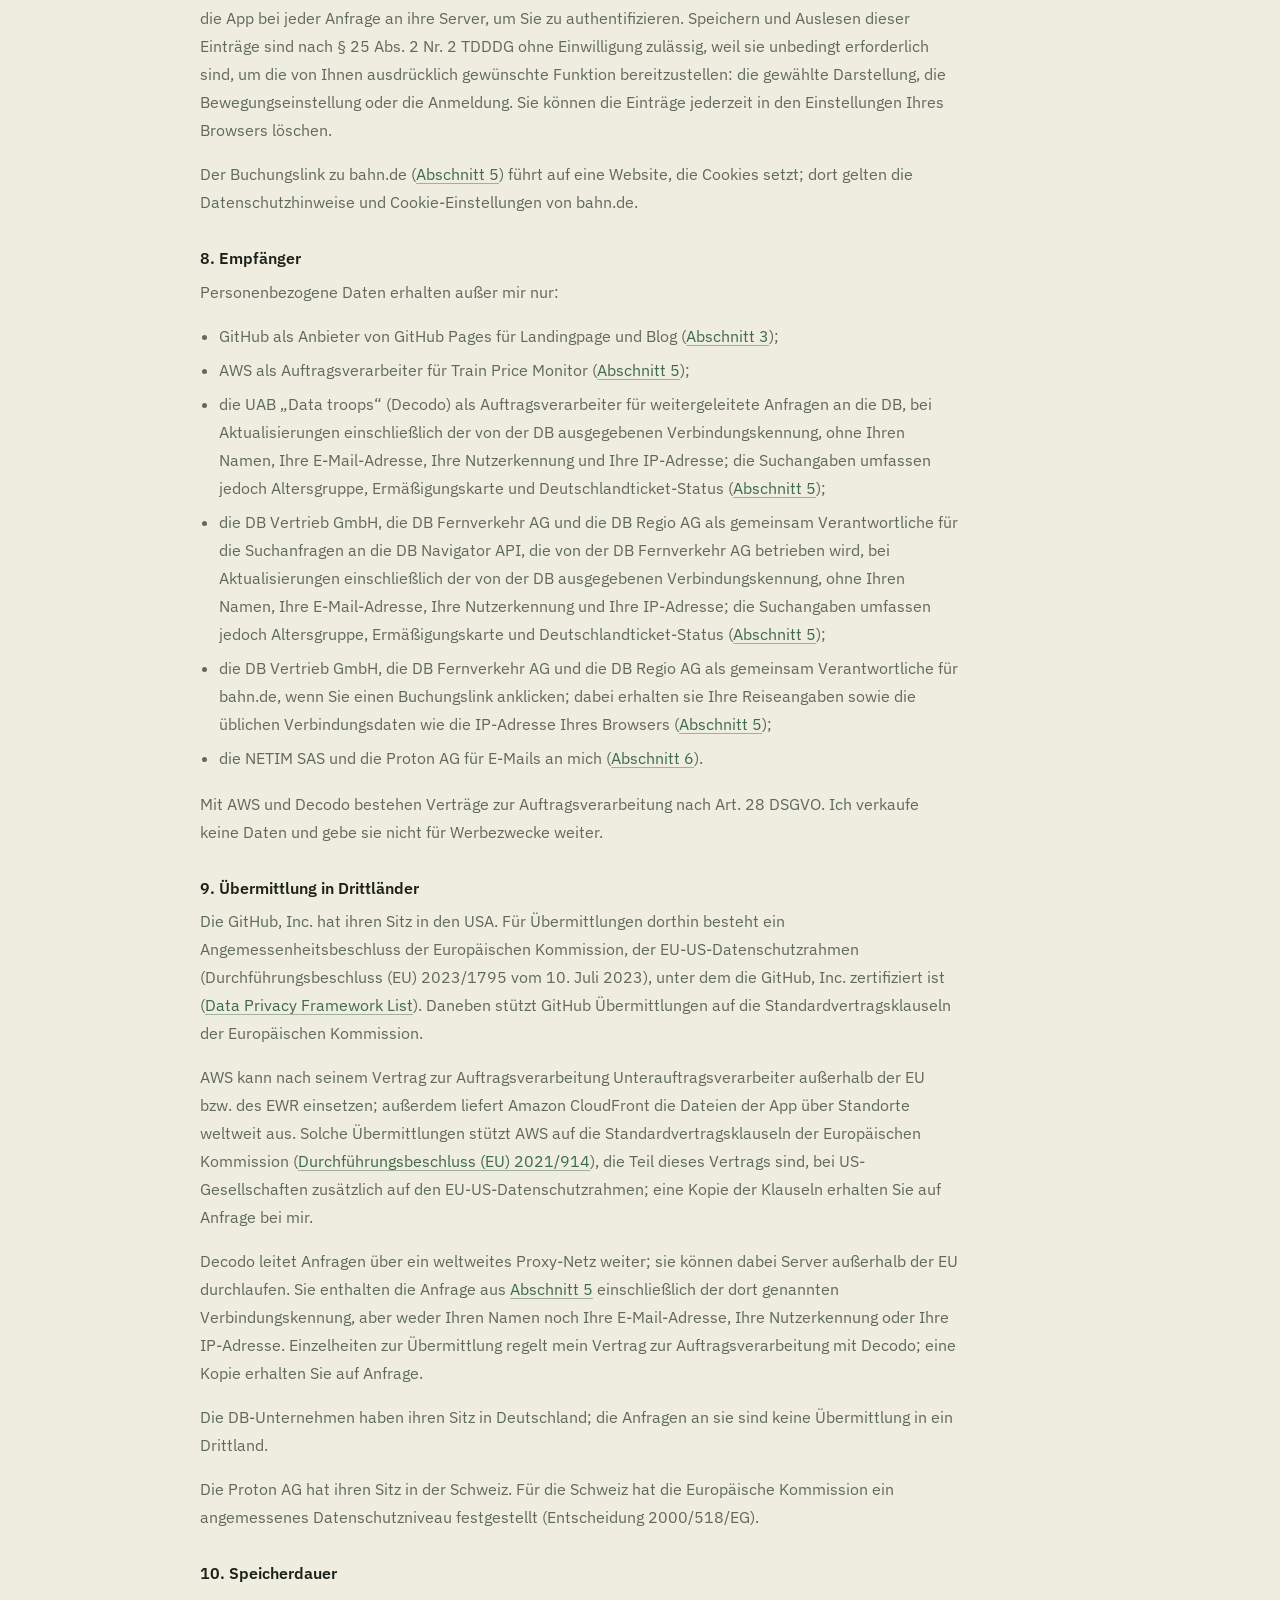
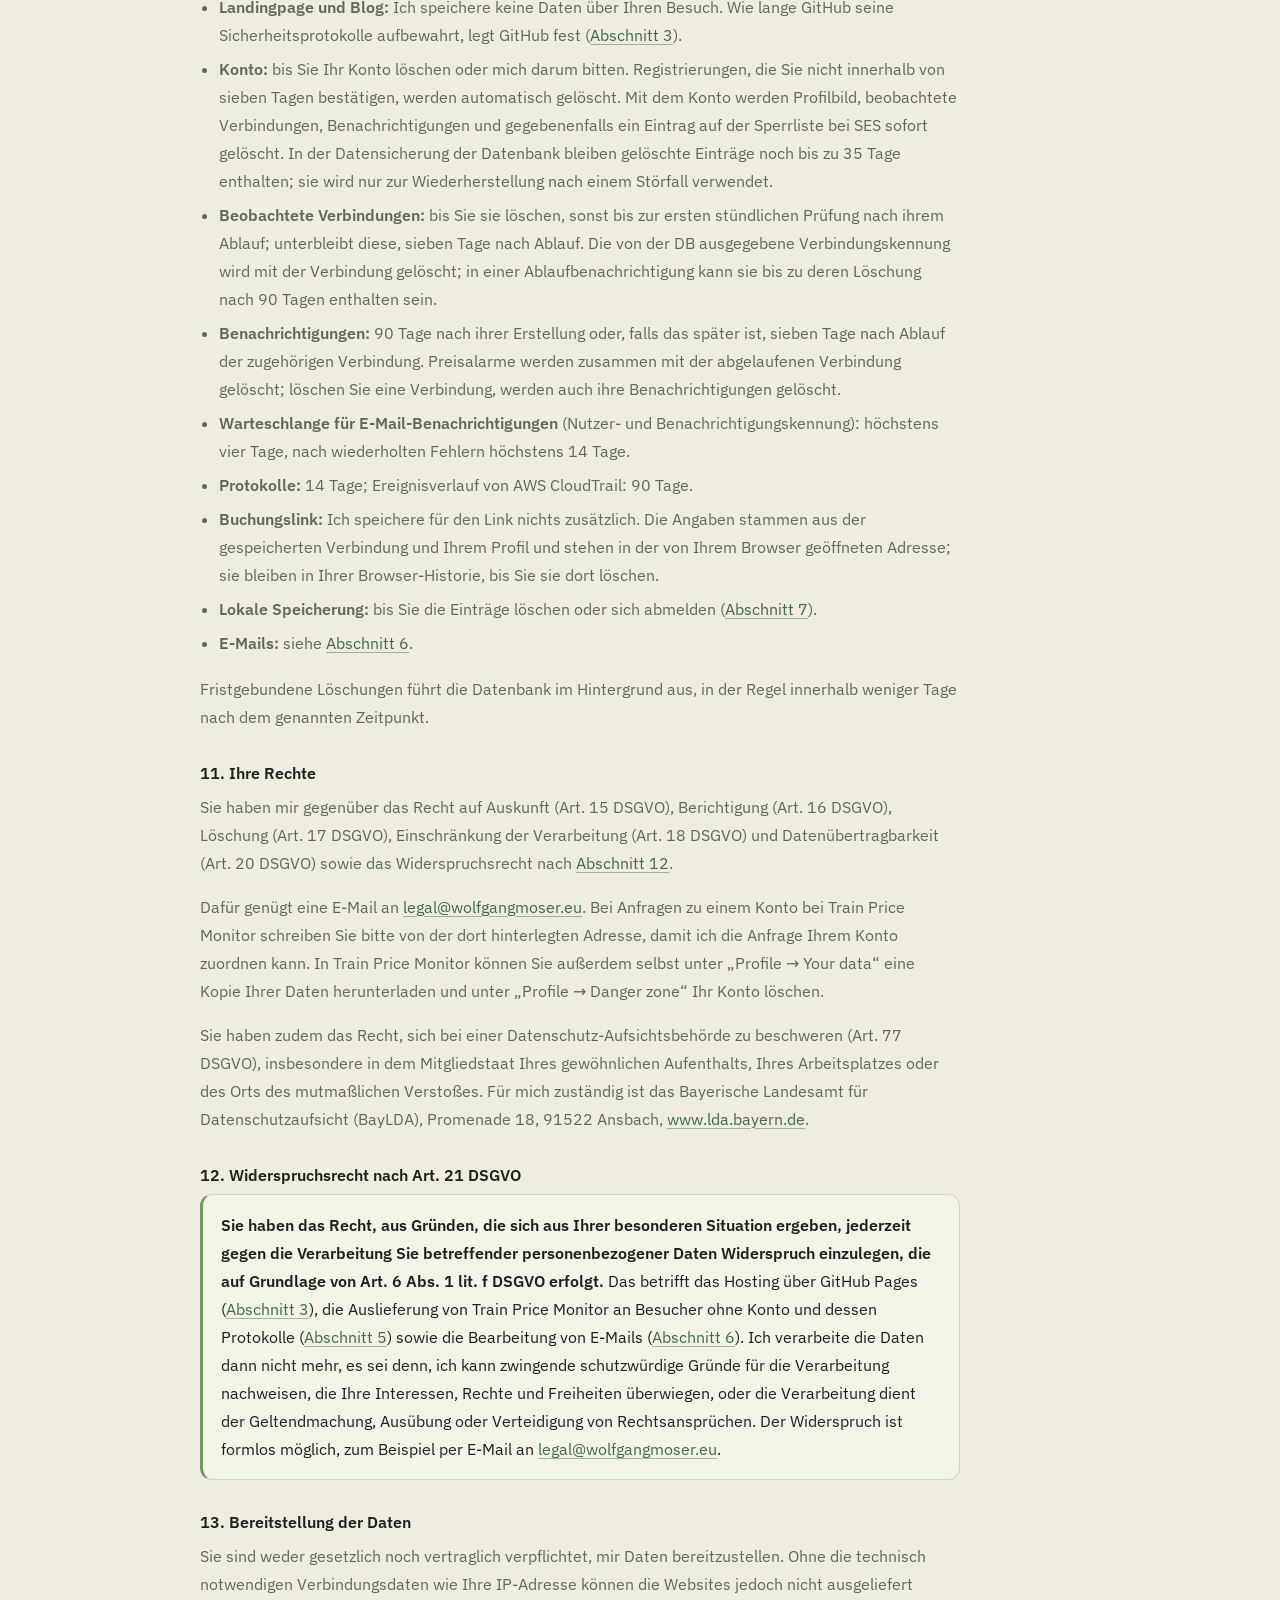
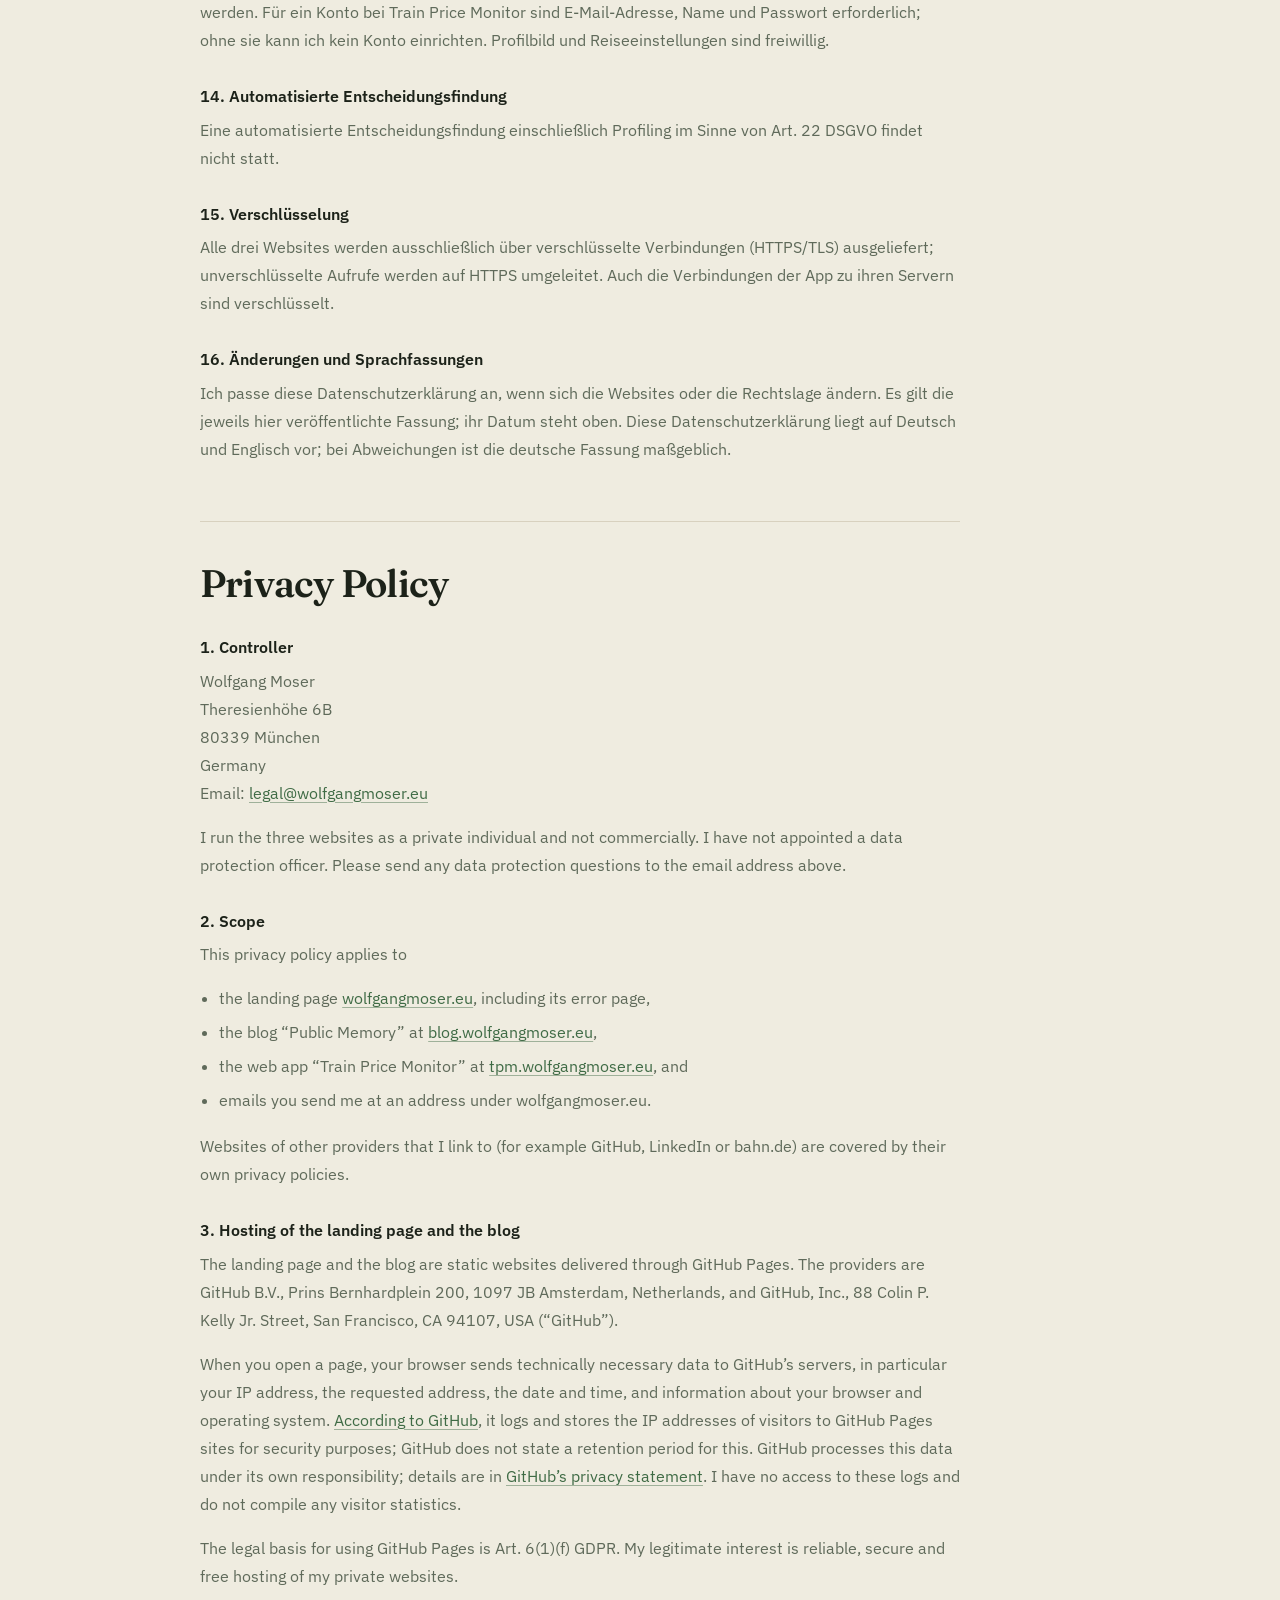
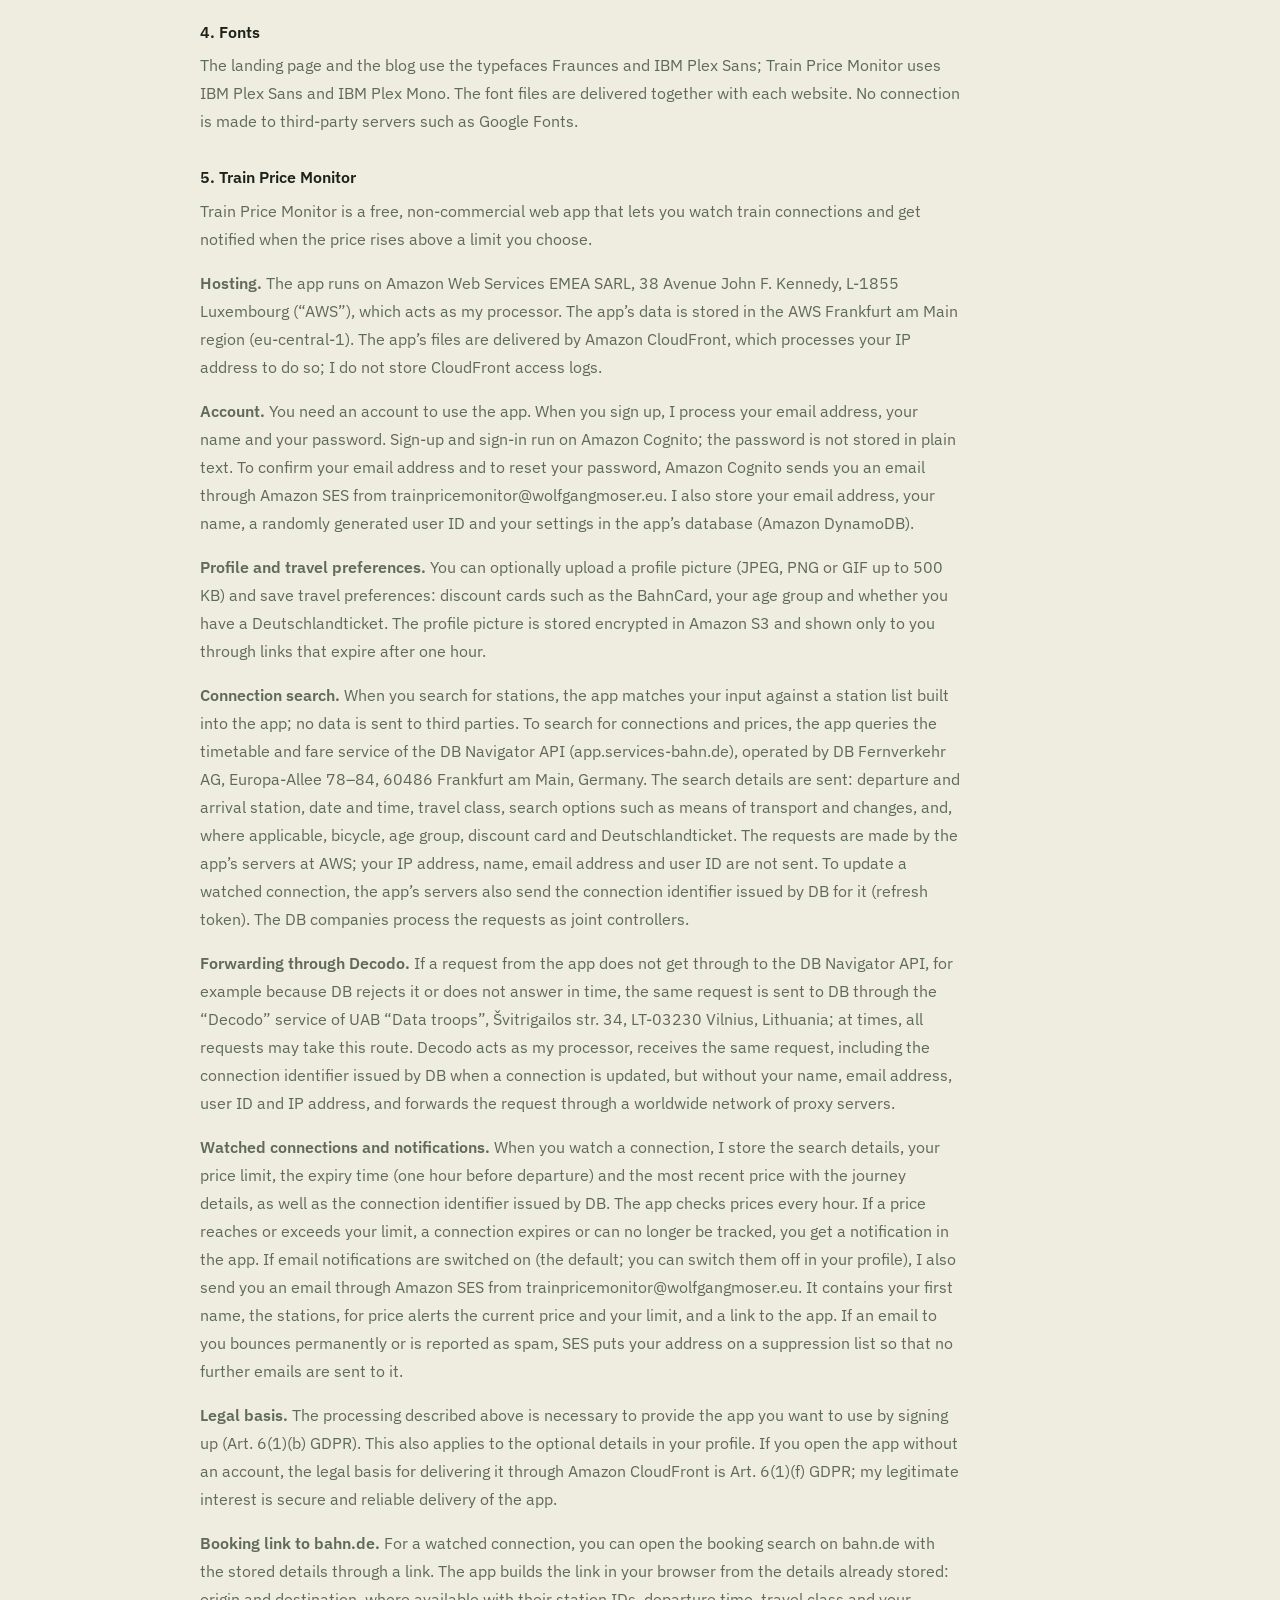
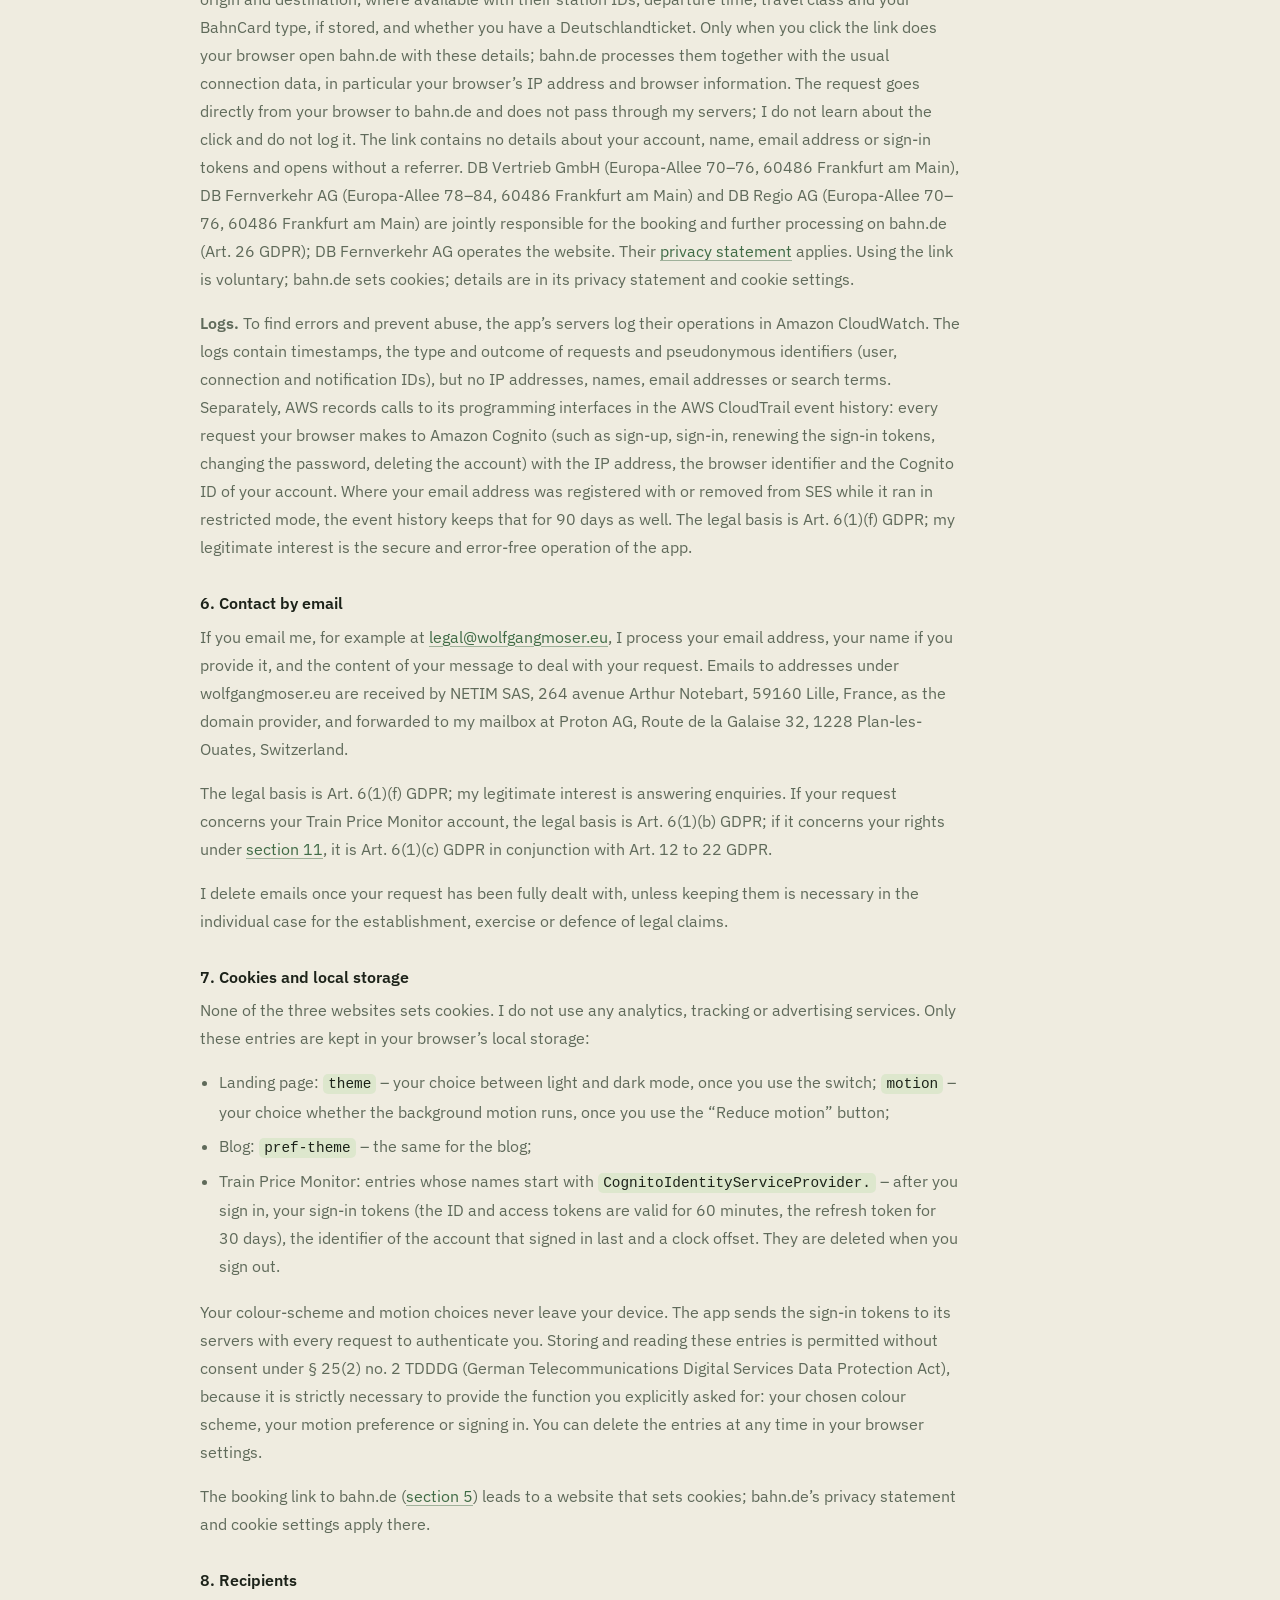
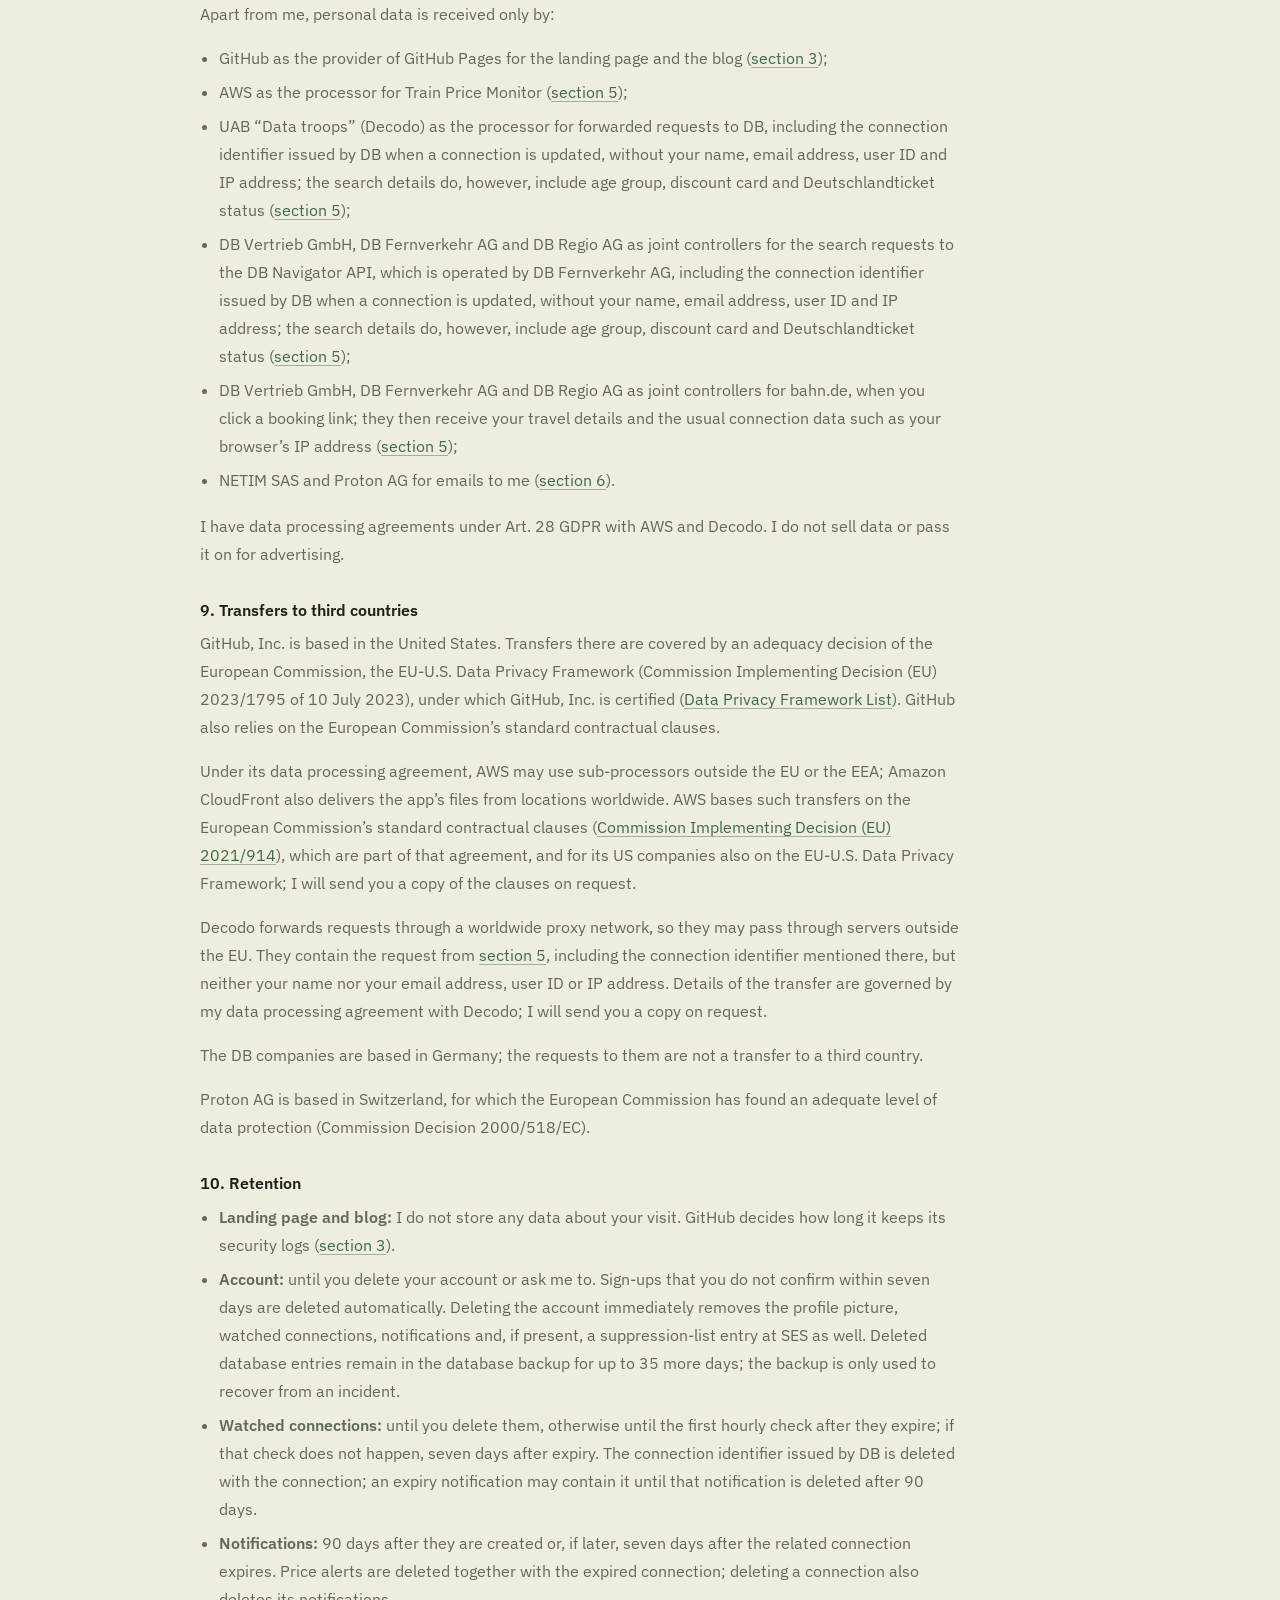
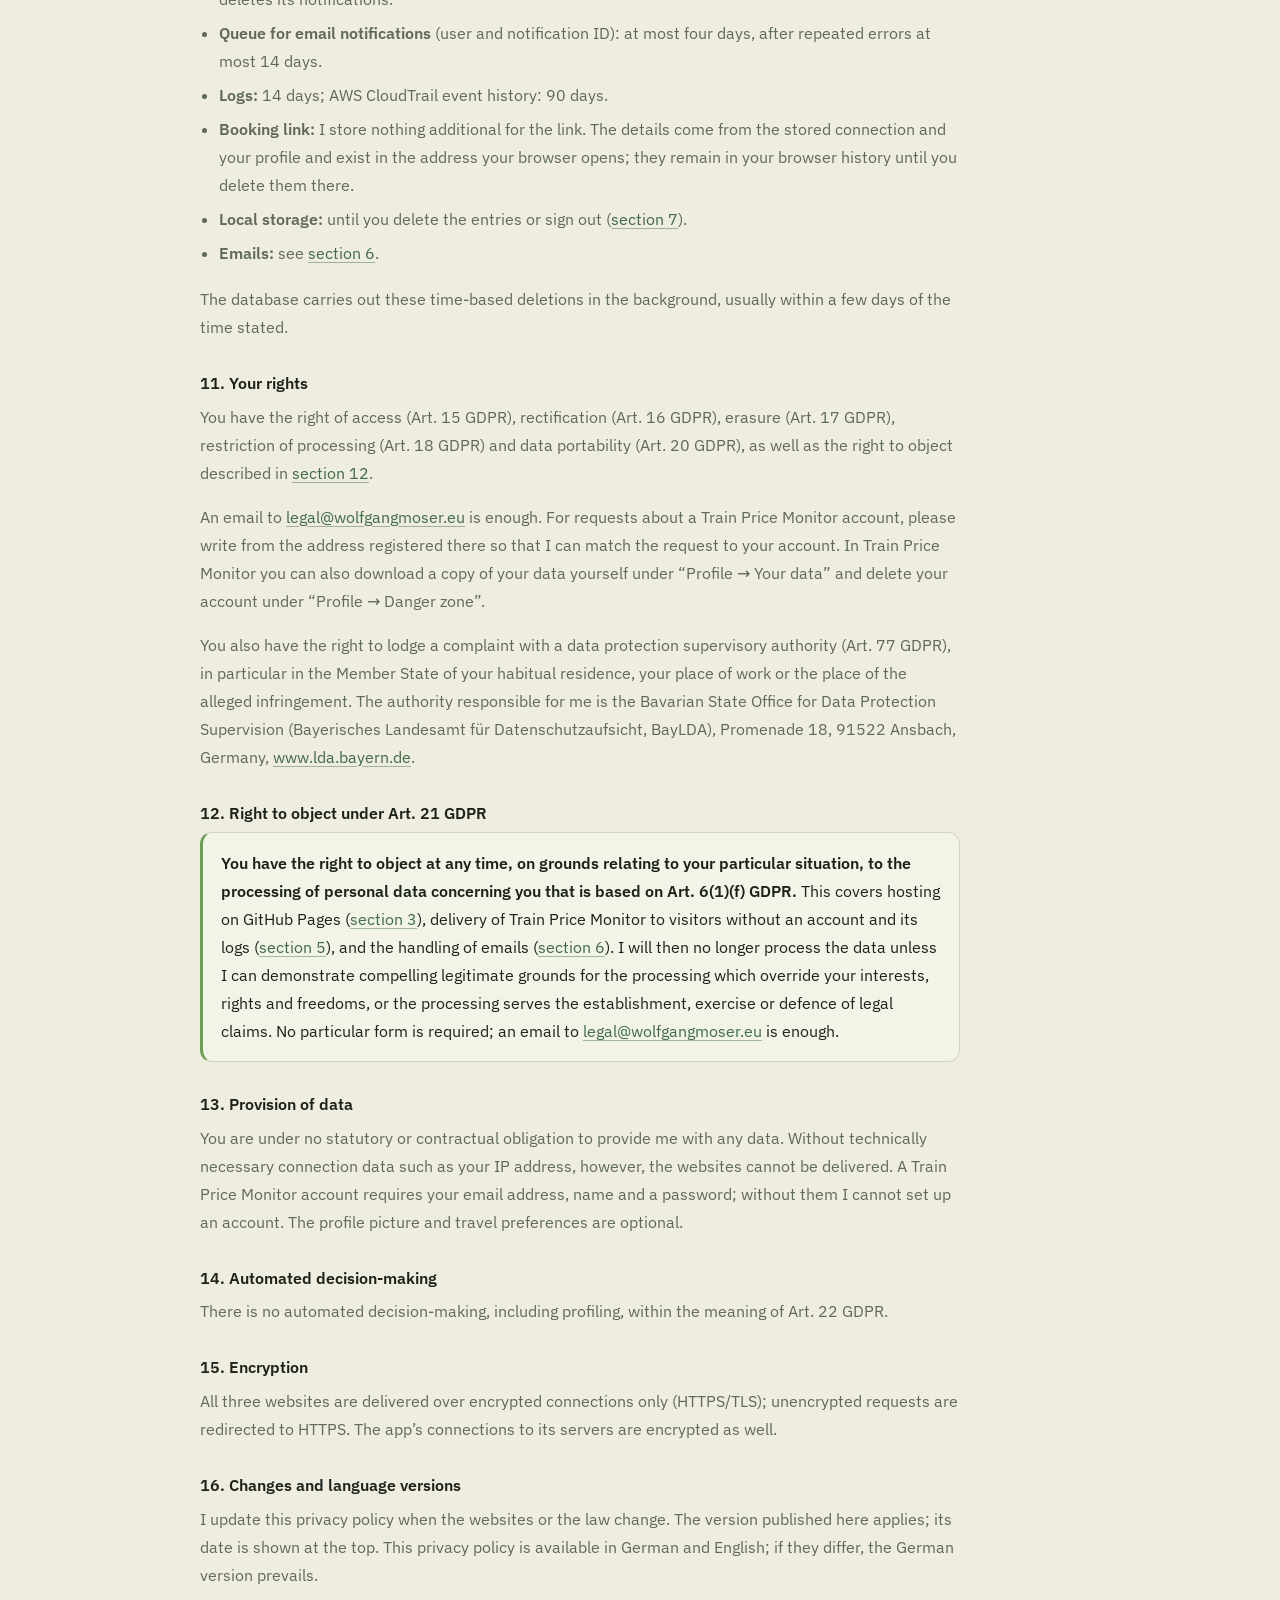
<file: privacy-policy/index.html>
<!DOCTYPE html>
<html lang="de" data-theme="auto">
<head>
  <meta charset="utf-8">
  <meta name="viewport" content="width=device-width, initial-scale=1">

  <title>Datenschutz / Privacy Policy — Wolfgang Moser</title>
  <meta name="description" content="Datenschutzerklärung für wolfgangmoser.eu, blog.wolfgangmoser.eu und tpm.wolfgangmoser.eu.">
  <link rel="canonical" href="https://wolfgangmoser.eu/privacy-policy/">
  <meta name="robots" content="index, follow">
  <meta name="author" content="Wolfgang Moser">

  <meta name="theme-color" content="#efece0" media="(prefers-color-scheme: light)">
  <meta name="theme-color" content="#10150f" media="(prefers-color-scheme: dark)">

  <link rel="icon" href="/assets/logo.svg" type="image/svg+xml">
  <link rel="icon" href="/assets/favicon.ico" sizes="any">
  <link rel="icon" type="image/png" sizes="32x32" href="/assets/favicon-32x32.png">
  <link rel="icon" type="image/png" sizes="16x16" href="/assets/favicon-16x16.png">
  <link rel="apple-touch-icon" href="/assets/apple-touch-icon.png">

  <link rel="preload" href="/assets/fonts/ibm-plex-sans-latin-400.woff2" as="font" type="font/woff2" crossorigin>
  <link rel="preload" href="/assets/fonts/ibm-plex-sans-latin-500.woff2" as="font" type="font/woff2" crossorigin>
  <link rel="preload" href="/assets/fonts/ibm-plex-sans-latin-600.woff2" as="font" type="font/woff2" crossorigin>
  <link rel="preload" href="/assets/fonts/fraunces-latin-opsz-600.woff2" as="font" type="font/woff2" crossorigin>

  <link rel="stylesheet" href="/styles.css?v=20261113-1">

  <script>
    (function () {
      try {
        var theme = localStorage.getItem('theme');
        document.documentElement.dataset.theme =
          theme === 'light' || theme === 'dark' ? theme : 'auto';
        if (theme === 'light' || theme === 'dark') {
          var color = theme === 'dark' ? '#10150f' : '#efece0';
          var metas = document.querySelectorAll('meta[name="theme-color"]');
          for (var i = 0; i < metas.length; i++) {
            metas[i].setAttribute('content', color);
          }
        }
        var motion = localStorage.getItem('motion');
        document.documentElement.dataset.motion = motion === 'off' ? 'off' : 'auto';
      } catch (error) {
        document.documentElement.dataset.theme = 'auto';
        document.documentElement.dataset.motion = 'auto';
      }
    })();
  </script>
</head>
<body>
  <div class="grain" aria-hidden="true">
    <svg viewBox="0 0 1200 800" preserveAspectRatio="xMidYMid slice" fill="none" stroke="currentColor">
      <g stroke-width="1.1">
        <path d="M-80 60C160 20 340 120 580 72S980 10 1280 78" stroke-opacity=".10"/>
        <path d="M-80 108C170 66 350 168 600 118S1000 56 1280 124" stroke-opacity=".07"/>
        <path d="M-80 158C140 124 330 216 590 166S1010 104 1280 176" stroke-opacity=".11"/>
        <path d="M-80 214C180 166 360 268 610 214S1020 152 1280 226" stroke-opacity=".06"/>
        <path d="M-80 272C150 232 340 322 600 274S1020 214 1280 282" stroke-opacity=".09"/>
        <path d="M-80 332C190 284 360 382 620 330S1030 272 1280 340" stroke-opacity=".06"/>
        <path d="M-80 392C160 352 350 442 610 394S1020 334 1280 402" stroke-opacity=".10"/>
        <path d="M-80 452C180 404 360 502 620 450S1030 392 1280 460" stroke-opacity=".06"/>
        <path d="M-80 512C150 472 340 562 600 514S1020 454 1280 522" stroke-opacity=".09"/>
        <path d="M-80 572C190 524 360 622 620 570S1030 512 1280 580" stroke-opacity=".06"/>
        <path d="M-80 632C160 592 350 682 610 634S1020 574 1280 642" stroke-opacity=".10"/>
        <path d="M-80 692C180 644 360 742 620 690S1030 632 1280 700" stroke-opacity=".06"/>
        <path d="M-80 752C150 712 340 802 600 754S1020 694 1280 762" stroke-opacity=".08"/>
        <path d="M-80 812C190 764 360 862 620 810S1030 752 1280 820" stroke-opacity=".05"/>
      </g>
      <g stroke-width="1.4">
        <path d="M878 430c-44-58 12-128 74-122 60 6 104 54 92 112-14 68-92 104-148 72-52-30-62-102-20-148" stroke-opacity=".10"/>
        <path d="M894 432c-31-42 10-92 54-88 43 4 76 40 68 82-10 50-68 76-108 52-38-22-45-74-14-106" stroke-opacity=".08"/>
        <path d="M910 434c-18-25 7-56 34-53 26 2 48 24 42 50-6 30-42 48-66 33-24-14-29-46-10-66" stroke-opacity=".07"/>
      </g>
    </svg>
  </div>

  <a class="skip-link" href="#main">Skip to content</a>

  <header class="site-header">
    <a class="brand" href="/" aria-label="Wolfgang Moser — home">
      <img src="/assets/logo.svg" width="32" height="32" alt="">
    </a>

    <button class="theme-toggle" type="button" aria-label="Switch theme" title="Switch theme">
      <svg viewBox="0 0 24 24" fill="none" stroke="currentColor" stroke-width="1.8" aria-hidden="true">
        <circle cx="12" cy="12" r="8.5"></circle>
        <path d="M12 3.5v17a8.5 8.5 0 0 0 0-17Z" fill="currentColor" stroke="none"></path>
      </svg>
    </button>
  </header>

  <main id="main" class="wrap legal-page">
    <a class="back-link" href="/" data-back>
      <span aria-hidden="true">←</span> Zurück / <span lang="en">Back</span>
    </a>

    <p class="eyebrow">
      <span class="eyebrow-dot" aria-hidden="true"></span>
      Rechtliches · Legal
    </p>
    <h1>Datenschutz / Privacy Policy</h1>
    <p class="lead">
      Informationen zur Verarbeitung personenbezogener Daten auf wolfgangmoser.eu,
      blog.wolfgangmoser.eu und tpm.wolfgangmoser.eu · How personal data is processed on
      these three websites.
    </p>

    <p class="legal-meta">Stand: 26. November 2026 · Last updated: 26 November 2026</p>
    <p class="legal-meta legal-jump">
      <a href="#datenschutz" lang="de">Deutsch</a> · <a href="#privacy" lang="en">English</a>
    </p>

    <section class="legal-prose" lang="de">
      <h2 id="datenschutz">Datenschutzerklärung</h2>

      <h3 id="de-1">1. Verantwortlicher</h3>
      <p>
        Wolfgang Moser<br>
        Theresienhöhe 6B<br>
        80339 München<br>
        Deutschland<br>
        E-Mail: <a href="mailto:legal@wolfgangmoser.eu">legal@wolfgangmoser.eu</a>
      </p>
      <p>
        Ich betreibe die drei Websites als Privatperson und nicht kommerziell. Einen
        Datenschutzbeauftragten habe ich nicht bestellt. Fragen zum Datenschutz richten Sie
        bitte an die oben genannte E-Mail-Adresse.
      </p>

      <h3 id="de-2">2. Geltungsbereich</h3>
      <p>Diese Datenschutzerklärung gilt für</p>
      <ul>
        <li>die Landingpage <a href="https://wolfgangmoser.eu/">wolfgangmoser.eu</a> einschließlich ihrer Fehlerseite,</li>
        <li>den Blog „Public Memory“ unter <a href="https://blog.wolfgangmoser.eu/">blog.wolfgangmoser.eu</a>,</li>
        <li>die Web-App „Train Price Monitor“ unter <a href="https://tpm.wolfgangmoser.eu/">tpm.wolfgangmoser.eu</a> und</li>
        <li>E-Mails, die Sie mir an eine Adresse unter wolfgangmoser.eu schicken.</li>
      </ul>
      <p>
        Für Websites anderer Anbieter, auf die ich verlinke (zum Beispiel GitHub, LinkedIn
        oder bahn.de), gelten deren eigene Datenschutzerklärungen.
      </p>

      <h3 id="de-3">3. Hosting von Landingpage und Blog</h3>
      <p>
        Landingpage und Blog sind statische Websites und werden über GitHub Pages
        ausgeliefert. Anbieter sind die GitHub B.V., Prins Bernhardplein 200, 1097 JB
        Amsterdam, Niederlande, und die GitHub, Inc., 88 Colin P. Kelly Jr. Street,
        San Francisco, CA 94107, USA („GitHub“).
      </p>
      <p>
        Beim Aufruf einer Seite überträgt Ihr Browser technisch notwendige Daten an die
        Server von GitHub, insbesondere Ihre IP-Adresse, die aufgerufene Adresse, Datum und
        Uhrzeit sowie Angaben zu Browser und Betriebssystem.
        <a href="https://docs.github.com/en/pages/getting-started-with-github-pages/what-is-github-pages#data-collection" rel="noopener noreferrer">Nach eigenen Angaben</a>
        protokolliert und speichert GitHub die IP-Adressen der Besucher von
        GitHub-Pages-Websites zu Sicherheitszwecken; eine Speicherdauer nennt GitHub dafür
        nicht. GitHub verarbeitet diese Daten in eigener Verantwortung; Einzelheiten enthält
        die <a href="https://docs.github.com/en/site-policy/privacy-policies/github-general-privacy-statement" rel="noopener noreferrer">Datenschutzerklärung von GitHub</a>.
        Ich selbst habe keinen Zugriff auf diese Protokolle und erstelle keine
        Zugriffsstatistiken.
      </p>
      <p>
        Rechtsgrundlage für den Einsatz von GitHub Pages ist Art. 6 Abs. 1 lit. f DSGVO.
        Mein berechtigtes Interesse liegt in einer zuverlässigen, sicheren und kostenlosen
        Bereitstellung meiner privaten Websites.
      </p>

      <h3 id="de-4">4. Schriftarten</h3>
      <p>
        Landingpage und Blog verwenden die Schriftarten Fraunces und IBM Plex Sans, Train
        Price Monitor verwendet IBM Plex Sans und IBM Plex Mono. Die Schriftdateien werden
        zusammen mit der jeweiligen Website ausgeliefert. Dabei wird keine Verbindung zu
        Servern Dritter wie Google Fonts aufgebaut.
      </p>

      <h3 id="de-5">5. Train Price Monitor</h3>
      <p>
        Train Price Monitor ist eine kostenlose, nicht kommerzielle Web-App, mit der Sie
        Zugverbindungen beobachten und sich benachrichtigen lassen können, wenn der Preis
        über einen von Ihnen gewählten Grenzpreis steigt.
      </p>
      <p>
        <strong>Hosting.</strong> Die App läuft bei der Amazon Web Services EMEA SARL,
        38 Avenue John F. Kennedy, L-1855 Luxemburg („AWS“), die als mein
        Auftragsverarbeiter tätig ist. Die Daten der App werden in der AWS-Region Frankfurt
        am Main (eu-central-1) gespeichert. Die Dateien der App liefert Amazon CloudFront
        aus und verarbeitet dafür Ihre IP-Adresse; Zugriffsprotokolle von CloudFront
        speichere ich nicht.
      </p>
      <p>
        <strong>Konto.</strong> Für die Nutzung benötigen Sie ein Konto. Bei der
        Registrierung verarbeite ich Ihre E-Mail-Adresse, Ihren Namen und Ihr Passwort.
        Registrierung und Anmeldung laufen über Amazon Cognito; das Passwort wird nicht im
        Klartext gespeichert. Zur Bestätigung Ihrer E-Mail-Adresse und zum Zurücksetzen des
        Passworts sendet Ihnen Amazon Cognito über Amazon SES eine E-Mail vom Absender
        trainpricemonitor@wolfgangmoser.eu. Außerdem speichere ich Ihre E-Mail-Adresse, Ihren
        Namen, eine zufällig erzeugte Nutzerkennung und Ihre Einstellungen in der Datenbank
        der App (Amazon DynamoDB).
      </p>
      <p>
        <strong>Profil und Reiseeinstellungen.</strong> Freiwillig können Sie ein
        Profilbild hochladen (JPEG, PNG oder GIF bis 500 KB) und Reiseeinstellungen
        hinterlegen: Ermäßigungskarten wie die BahnCard, Ihre Altersgruppe und ob Sie ein
        Deutschlandticket haben. Das Profilbild wird verschlüsselt in Amazon S3 gespeichert
        und nur Ihnen über Links angezeigt, die nach einer Stunde ablaufen.
      </p>
      <p>
        <strong>Verbindungssuche.</strong> Bei der Suche nach Bahnhöfen gleicht die App
        Ihre Eingabe mit einer in der App enthaltenen Bahnhofsliste ab; dabei werden keine
        Daten an Dritte übermittelt. Für die Suche nach Verbindungen und Preisen ruft die
        App die Fahrplan- und Preisauskunft der DB Navigator API (app.services-bahn.de) ab,
        die von der DB Fernverkehr AG, Europa-Allee 78–84, 60486 Frankfurt am Main,
        betrieben wird. Übermittelt werden die Suchangaben: Start- und Zielbahnhof,
        Datum und Uhrzeit, Wagenklasse, Suchoptionen wie Verkehrsmittel und Umstiege sowie
        gegebenenfalls Fahrradmitnahme, Altersgruppe, Ermäßigungskarte und Deutschlandticket.
        Die Anfragen stellen die Server der App bei AWS; Ihre IP-Adresse, Ihr Name, Ihre
        E-Mail-Adresse und Ihre Nutzerkennung werden nicht übermittelt. Bei der Aktualisierung
        einer beobachteten Verbindung übermitteln die Server der App zusätzlich die von der
        DB dafür ausgegebene Verbindungskennung (Refresh-Token). Die DB-Unternehmen
        verarbeiten die Anfragen als gemeinsam Verantwortliche.
      </p>
      <p>
        <strong>Weiterleitung über Decodo.</strong> Kommt eine Anfrage der App bei der
        DB Navigator API nicht durch, etwa weil die DB sie ablehnt oder nicht rechtzeitig
        beantwortet, wird dieselbe Anfrage über den Dienst „Decodo“ der UAB „Data troops“,
        Švitrigailos str. 34, LT-03230 Vilnius, Litauen, an die DB gestellt; zeitweise können
        auch alle Anfragen diesen Weg nehmen. Decodo ist dabei als mein Auftragsverarbeiter
        tätig, erhält dieselbe Anfrage, bei Aktualisierungen einschließlich der von der DB
        ausgegebenen Verbindungskennung, aber ohne Ihren Namen, Ihre E-Mail-Adresse, Ihre
        Nutzerkennung und Ihre IP-Adresse, und leitet die Anfrage über ein weltweites Netz
        von Proxy-Servern weiter.
      </p>
      <p>
        <strong>Beobachtete Verbindungen und Benachrichtigungen.</strong> Wenn Sie eine
        Verbindung beobachten, speichere ich die Suchangaben, Ihren Grenzpreis, den
        Ablaufzeitpunkt (eine Stunde vor Abfahrt) und den zuletzt ermittelten Preis mit den
        Fahrtdaten sowie die von der DB ausgegebene Verbindungskennung. Die App prüft die
        Preise stündlich. Erreicht oder übersteigt ein Preis Ihren Grenzpreis, ist eine
        Verbindung abgelaufen oder lässt sie sich nicht mehr verfolgen, erhalten Sie eine
        Benachrichtigung in der App. Sind E-Mail-Benachrichtigungen eingeschaltet
        (Voreinstellung, im Profil abschaltbar), sende ich Ihnen zusätzlich über Amazon SES
        eine E-Mail vom Absender
        trainpricemonitor@wolfgangmoser.eu. Sie enthält Ihren Vornamen, die Bahnhöfe, bei
        Preisalarmen den aktuellen Preis und Ihren Grenzpreis sowie einen Link zur App. Wird
        eine E-Mail an Sie dauerhaft unzustellbar zurückgewiesen oder als Spam gemeldet,
        setzt SES Ihre Adresse auf eine Sperrliste, damit keine weiteren E-Mails an sie
        gehen.
      </p>
      <p>
        <strong>Rechtsgrundlage.</strong> Die beschriebene Verarbeitung ist erforderlich,
        um Ihnen die App bereitzustellen, die Sie mit Ihrer Registrierung nutzen möchten
        (Art. 6 Abs. 1 lit. b DSGVO). Das gilt auch für die freiwilligen Angaben im Profil.
        Rufen Sie die App ohne Konto auf, ist Rechtsgrundlage für ihre Auslieferung über
        Amazon CloudFront Art. 6 Abs. 1 lit. f DSGVO; mein berechtigtes Interesse liegt in
        einer sicheren und zuverlässigen Bereitstellung der App.
      </p>
      <p>
        <strong>Buchungslink zu bahn.de.</strong> Bei einer beobachteten Verbindung können
        Sie über einen Link die Buchungssuche auf bahn.de mit den gespeicherten Angaben
        öffnen. Den Link baut die App in Ihrem Browser aus den bereits gespeicherten
        Angaben: Start- und Zielbahnhof, gegebenenfalls mit ihren Bahnhofs-IDs, Abfahrtszeit,
        Wagenklasse sowie Ihre BahnCard-Art, falls hinterlegt, und die Angabe, ob Sie ein
        Deutschlandticket haben. Erst wenn Sie den Link anklicken, öffnet Ihr Browser
        bahn.de mit diesen Angaben; bahn.de verarbeitet sie zusammen mit den üblichen
        Verbindungsdaten, insbesondere der IP-Adresse und den Browserangaben. Die Anfrage
        geht direkt von Ihrem Browser an bahn.de und läuft nicht über meine Server; ich
        erfahre nichts vom Klick und protokolliere ihn nicht. Der Link
        enthält keine Angaben zu Ihrem Konto, Ihrem Namen, Ihrer E-Mail-Adresse oder Ihren
        Anmeldetoken und wird ohne Herkunftsangabe (Referrer) geöffnet. Für die Buchung und
        die weitere Verarbeitung auf bahn.de sind die DB Vertrieb GmbH (Europa-Allee 70–76,
        60486 Frankfurt am Main), die DB Fernverkehr AG (Europa-Allee 78–84, 60486 Frankfurt
        am Main) und die DB Regio AG (Europa-Allee 70–76, 60486 Frankfurt am Main) gemeinsam
        verantwortlich (Art. 26 DSGVO); Betreiberin der Website ist die DB Fernverkehr AG.
        Es gelten die
        <a href="https://www.bahn.de/datenschutz" rel="noopener noreferrer">Datenschutzhinweise der DB</a>.
        Die Nutzung des Links ist freiwillig; bahn.de setzt dabei Cookies; Einzelheiten
        stehen in den Datenschutzhinweisen und der Cookie-Auswahl von bahn.de.
      </p>
      <p>
        <strong>Protokolle.</strong> Zur Fehlersuche und zum Schutz vor Missbrauch
        protokollieren die Server der App ihre Abläufe in Amazon CloudWatch. Die Protokolle
        enthalten Zeitpunkte, Art und Ergebnis der Anfragen und pseudonyme Kennungen
        (Nutzer-, Verbindungs- und Benachrichtigungskennung), aber keine IP-Adressen,
        Namen, E-Mail-Adressen oder Suchbegriffe. Unabhängig davon zeichnet AWS Aufrufe
        seiner Programmierschnittstellen im Ereignisverlauf von AWS CloudTrail auf: jede
        Anfrage Ihres Browsers an Amazon Cognito (etwa Registrierung, Anmeldung, Erneuerung
        der Anmeldetoken, Passwortänderung, Kontolöschung) mit IP-Adresse, Browserkennung
        und der Cognito-Kennung Ihres Kontos. Soweit Ihre E-Mail-Adresse in der Zeit des
        eingeschränkten SES-Modus bei SES ein- oder ausgetragen wurde, ist auch das für 90
        Tage im Ereignisverlauf gespeichert. Rechtsgrundlage ist Art. 6 Abs. 1 lit. f DSGVO;
        mein berechtigtes Interesse liegt im sicheren und fehlerfreien Betrieb der App.
      </p>

      <h3 id="de-6">6. Kontakt per E-Mail</h3>
      <p>
        Wenn Sie mir eine E-Mail schreiben, zum Beispiel an
        <a href="mailto:legal@wolfgangmoser.eu">legal@wolfgangmoser.eu</a>, verarbeite ich
        Ihre E-Mail-Adresse, Ihren Namen, sofern angegeben, und den Inhalt Ihrer Nachricht,
        um Ihr Anliegen zu bearbeiten. E-Mails an Adressen unter wolfgangmoser.eu nimmt die
        NETIM SAS, 264 avenue Arthur Notebart, 59160 Lille, Frankreich, als Anbieter der
        Domain entgegen und leitet sie an mein Postfach bei der Proton AG, Route de la
        Galaise 32, 1228 Plan-les-Ouates, Schweiz, weiter.
      </p>
      <p>
        Rechtsgrundlage ist Art. 6 Abs. 1 lit. f DSGVO; mein berechtigtes Interesse liegt
        darin, Anfragen zu beantworten. Betrifft Ihre Anfrage Ihr Konto bei Train Price
        Monitor, ist Rechtsgrundlage Art. 6 Abs. 1 lit. b DSGVO; betrifft sie Ihre Rechte
        nach <a href="#de-11">Abschnitt 11</a>, Art. 6 Abs. 1 lit. c DSGVO in Verbindung mit
        Art. 12 bis 22 DSGVO.
      </p>
      <p>
        Ich lösche E-Mails, sobald Ihr Anliegen abschließend bearbeitet ist, es sei denn,
        die Aufbewahrung ist im Einzelfall zur Geltendmachung, Ausübung oder Verteidigung
        von Rechtsansprüchen erforderlich.
      </p>

      <h3 id="de-7">7. Cookies und lokale Speicherung</h3>
      <p>
        Keine der drei Websites setzt Cookies. Analyse-, Tracking- oder Werbedienste setze
        ich nicht ein. Im lokalen Speicher Ihres Browsers (Local Storage) werden nur diese
        Einträge abgelegt:
      </p>
      <ul>
        <li>Landingpage: <code>theme</code> – Ihre Wahl zwischen heller und dunkler Darstellung, sobald Sie den Umschalter benutzen; <code>motion</code> – Ihre Wahl, ob die Hintergrundbewegung läuft, sobald Sie den Schalter „Reduce motion“ benutzen;</li>
        <li>Blog: <code>pref-theme</code> – dasselbe für den Blog;</li>
        <li>
          Train Price Monitor: Einträge, deren Name mit
          <code>CognitoIdentityServiceProvider.</code> beginnt – nach der Anmeldung Ihre
          Anmeldetoken (ID- und Zugriffstoken sind 60 Minuten gültig, das
          Aktualisierungstoken 30 Tage), die Kennung des zuletzt angemeldeten Kontos und
          eine Zeitabweichung. Sie werden beim Abmelden gelöscht.
        </li>
      </ul>
      <p>
        Die gewählte Darstellung und Bewegungseinstellung verlassen Ihr Gerät nicht. Die
        Anmeldetoken sendet die App bei jeder Anfrage an ihre Server, um Sie zu
        authentifizieren. Speichern und
        Auslesen dieser Einträge sind nach § 25 Abs. 2 Nr. 2 TDDDG ohne Einwilligung
        zulässig, weil sie unbedingt erforderlich sind, um die von Ihnen ausdrücklich
        gewünschte Funktion bereitzustellen: die gewählte Darstellung, die
        Bewegungseinstellung oder die Anmeldung.
        Sie können die Einträge jederzeit in den Einstellungen Ihres Browsers löschen.
      </p>
      <p>
        Der Buchungslink zu bahn.de (<a href="#de-5">Abschnitt 5</a>) führt auf eine Website,
        die Cookies setzt; dort gelten die Datenschutzhinweise und Cookie-Einstellungen von
        bahn.de.
      </p>

      <h3 id="de-8">8. Empfänger</h3>
      <p>Personenbezogene Daten erhalten außer mir nur:</p>
      <ul>
        <li>GitHub als Anbieter von GitHub Pages für Landingpage und Blog (<a href="#de-3">Abschnitt 3</a>);</li>
        <li>AWS als Auftragsverarbeiter für Train Price Monitor (<a href="#de-5">Abschnitt 5</a>);</li>
        <li>die UAB „Data troops“ (Decodo) als Auftragsverarbeiter für weitergeleitete Anfragen an die DB, bei Aktualisierungen einschließlich der von der DB ausgegebenen Verbindungskennung, ohne Ihren Namen, Ihre E-Mail-Adresse, Ihre Nutzerkennung und Ihre IP-Adresse; die Suchangaben umfassen jedoch Altersgruppe, Ermäßigungskarte und Deutschlandticket-Status (<a href="#de-5">Abschnitt 5</a>);</li>
        <li>die DB Vertrieb GmbH, die DB Fernverkehr AG und die DB Regio AG als gemeinsam Verantwortliche für die Suchanfragen an die DB Navigator API, die von der DB Fernverkehr AG betrieben wird, bei Aktualisierungen einschließlich der von der DB ausgegebenen Verbindungskennung, ohne Ihren Namen, Ihre E-Mail-Adresse, Ihre Nutzerkennung und Ihre IP-Adresse; die Suchangaben umfassen jedoch Altersgruppe, Ermäßigungskarte und Deutschlandticket-Status (<a href="#de-5">Abschnitt 5</a>);</li>
        <li>die DB Vertrieb GmbH, die DB Fernverkehr AG und die DB Regio AG als gemeinsam Verantwortliche für bahn.de, wenn Sie einen Buchungslink anklicken; dabei erhalten sie Ihre Reiseangaben sowie die üblichen Verbindungsdaten wie die IP-Adresse Ihres Browsers (<a href="#de-5">Abschnitt 5</a>);</li>
        <li>die NETIM SAS und die Proton AG für E-Mails an mich (<a href="#de-6">Abschnitt 6</a>).</li>
      </ul>
      <p>
        Mit AWS und Decodo bestehen Verträge zur Auftragsverarbeitung nach Art. 28 DSGVO.
        Ich verkaufe keine Daten und gebe sie nicht für Werbezwecke weiter.
      </p>

      <h3 id="de-9">9. Übermittlung in Drittländer</h3>
      <p>
        Die GitHub, Inc. hat ihren Sitz in den USA. Für Übermittlungen dorthin besteht ein
        Angemessenheitsbeschluss der Europäischen Kommission, der EU-US-Datenschutzrahmen
        (Durchführungsbeschluss (EU) 2023/1795 vom 10. Juli 2023), unter dem die
        GitHub, Inc. zertifiziert ist (<a href="https://www.dataprivacyframework.gov/list" rel="noopener noreferrer">Data Privacy Framework List</a>).
        Daneben stützt GitHub Übermittlungen auf die Standardvertragsklauseln der
        Europäischen Kommission.
      </p>
      <p>
        AWS kann nach seinem Vertrag zur Auftragsverarbeitung Unterauftragsverarbeiter
        außerhalb der EU bzw. des EWR einsetzen; außerdem liefert Amazon CloudFront die
        Dateien der App über Standorte weltweit aus. Solche Übermittlungen stützt AWS auf die
        Standardvertragsklauseln der Europäischen Kommission
        (<a href="https://eur-lex.europa.eu/eli/dec_impl/2021/914/oj" rel="noopener noreferrer">Durchführungsbeschluss (EU) 2021/914</a>),
        die Teil dieses Vertrags sind, bei US-Gesellschaften zusätzlich auf den
        EU-US-Datenschutzrahmen; eine Kopie der Klauseln erhalten Sie auf Anfrage bei mir.
      </p>
      <p>
        Decodo leitet Anfragen über ein weltweites Proxy-Netz weiter; sie können dabei Server
        außerhalb der EU durchlaufen. Sie enthalten die Anfrage aus
        <a href="#de-5">Abschnitt 5</a> einschließlich der dort genannten Verbindungskennung,
        aber weder Ihren Namen noch Ihre E-Mail-Adresse, Ihre Nutzerkennung oder Ihre
        IP-Adresse. Einzelheiten zur Übermittlung regelt mein Vertrag zur Auftragsverarbeitung
        mit Decodo; eine Kopie erhalten Sie auf Anfrage.
      </p>
      <p>
        Die DB-Unternehmen haben ihren Sitz in Deutschland; die Anfragen an sie sind keine
        Übermittlung in ein Drittland.
      </p>
      <p>
        Die Proton AG hat ihren Sitz in der Schweiz. Für die Schweiz hat die Europäische
        Kommission ein angemessenes Datenschutzniveau festgestellt (Entscheidung
        2000/518/EG).
      </p>

      <h3 id="de-10">10. Speicherdauer</h3>
      <ul>
        <li><strong>Landingpage und Blog:</strong> Ich speichere keine Daten über Ihren Besuch. Wie lange GitHub seine Sicherheitsprotokolle aufbewahrt, legt GitHub fest (<a href="#de-3">Abschnitt 3</a>).</li>
        <li>
          <strong>Konto:</strong> bis Sie Ihr Konto löschen oder mich darum bitten.
          Registrierungen, die Sie nicht innerhalb von sieben Tagen bestätigen, werden
          automatisch gelöscht. Mit dem Konto werden Profilbild, beobachtete Verbindungen,
          Benachrichtigungen und gegebenenfalls ein Eintrag auf der Sperrliste bei SES sofort
          gelöscht.
          In der Datensicherung der Datenbank bleiben gelöschte Einträge noch bis zu 35 Tage
          enthalten; sie wird nur zur Wiederherstellung nach einem Störfall verwendet.
        </li>
        <li><strong>Beobachtete Verbindungen:</strong> bis Sie sie löschen, sonst bis zur ersten stündlichen Prüfung nach ihrem Ablauf; unterbleibt diese, sieben Tage nach Ablauf. Die von der DB ausgegebene Verbindungskennung wird mit der Verbindung gelöscht; in einer Ablaufbenachrichtigung kann sie bis zu deren Löschung nach 90 Tagen enthalten sein.</li>
        <li><strong>Benachrichtigungen:</strong> 90 Tage nach ihrer Erstellung oder, falls das später ist, sieben Tage nach Ablauf der zugehörigen Verbindung. Preisalarme werden zusammen mit der abgelaufenen Verbindung gelöscht; löschen Sie eine Verbindung, werden auch ihre Benachrichtigungen gelöscht.</li>
        <li><strong>Warteschlange für E-Mail-Benachrichtigungen</strong> (Nutzer- und Benachrichtigungskennung): höchstens vier Tage, nach wiederholten Fehlern höchstens 14 Tage.</li>
        <li><strong>Protokolle:</strong> 14 Tage; Ereignisverlauf von AWS CloudTrail: 90 Tage.</li>
        <li><strong>Buchungslink:</strong> Ich speichere für den Link nichts zusätzlich. Die Angaben stammen aus der gespeicherten Verbindung und Ihrem Profil und stehen in der von Ihrem Browser geöffneten Adresse; sie bleiben in Ihrer Browser-Historie, bis Sie sie dort löschen.</li>
        <li><strong>Lokale Speicherung:</strong> bis Sie die Einträge löschen oder sich abmelden (<a href="#de-7">Abschnitt 7</a>).</li>
        <li><strong>E-Mails:</strong> siehe <a href="#de-6">Abschnitt 6</a>.</li>
      </ul>
      <p>
        Fristgebundene Löschungen führt die Datenbank im Hintergrund aus, in der Regel
        innerhalb weniger Tage nach dem genannten Zeitpunkt.
      </p>

      <h3 id="de-11">11. Ihre Rechte</h3>
      <p>
        Sie haben mir gegenüber das Recht auf Auskunft (Art. 15 DSGVO), Berichtigung
        (Art. 16 DSGVO), Löschung (Art. 17 DSGVO), Einschränkung der Verarbeitung
        (Art. 18 DSGVO) und Datenübertragbarkeit (Art. 20 DSGVO) sowie das Widerspruchsrecht
        nach <a href="#de-12">Abschnitt 12</a>.
      </p>
      <p>
        Dafür genügt eine E-Mail an
        <a href="mailto:legal@wolfgangmoser.eu">legal@wolfgangmoser.eu</a>. Bei Anfragen zu
        einem Konto bei Train Price Monitor schreiben Sie bitte von der dort hinterlegten
        Adresse, damit ich die Anfrage Ihrem Konto zuordnen kann. In Train Price Monitor
        können Sie außerdem selbst unter „Profile → Your data“ eine Kopie Ihrer Daten
        herunterladen und unter „Profile → Danger zone“ Ihr Konto löschen.
      </p>
      <p>
        Sie haben zudem das Recht, sich bei einer Datenschutz-Aufsichtsbehörde zu
        beschweren (Art. 77 DSGVO), insbesondere in dem Mitgliedstaat Ihres gewöhnlichen
        Aufenthalts, Ihres Arbeitsplatzes oder des Orts des mutmaßlichen Verstoßes. Für mich
        zuständig ist das Bayerische Landesamt für Datenschutzaufsicht (BayLDA),
        Promenade 18, 91522 Ansbach,
        <a href="https://www.lda.bayern.de/" rel="noopener noreferrer">www.lda.bayern.de</a>.
      </p>

      <h3 id="de-12">12. Widerspruchsrecht nach Art. 21 DSGVO</h3>
      <div class="legal-callout">
        <p>
          <strong>Sie haben das Recht, aus Gründen, die sich aus Ihrer besonderen Situation
          ergeben, jederzeit gegen die Verarbeitung Sie betreffender personenbezogener Daten
          Widerspruch einzulegen, die auf Grundlage von Art. 6 Abs. 1 lit. f DSGVO
          erfolgt.</strong>
          Das betrifft das Hosting über GitHub Pages (<a href="#de-3">Abschnitt 3</a>), die
          Auslieferung von Train Price Monitor an Besucher ohne Konto und dessen Protokolle
          (<a href="#de-5">Abschnitt 5</a>) sowie die Bearbeitung von E-Mails
          (<a href="#de-6">Abschnitt 6</a>). Ich verarbeite die Daten dann nicht mehr, es sei
          denn, ich kann zwingende schutzwürdige Gründe für die Verarbeitung nachweisen, die
          Ihre Interessen, Rechte und Freiheiten überwiegen, oder die Verarbeitung dient der
          Geltendmachung, Ausübung oder Verteidigung von Rechtsansprüchen. Der Widerspruch ist
          formlos möglich, zum Beispiel per E-Mail an
          <a href="mailto:legal@wolfgangmoser.eu">legal@wolfgangmoser.eu</a>.
        </p>
      </div>

      <h3 id="de-13">13. Bereitstellung der Daten</h3>
      <p>
        Sie sind weder gesetzlich noch vertraglich verpflichtet, mir Daten bereitzustellen.
        Ohne die technisch notwendigen Verbindungsdaten wie Ihre IP-Adresse können die
        Websites jedoch nicht ausgeliefert werden. Für ein Konto bei Train Price Monitor
        sind E-Mail-Adresse, Name und Passwort erforderlich; ohne sie kann ich kein Konto
        einrichten. Profilbild und Reiseeinstellungen sind freiwillig.
      </p>

      <h3 id="de-14">14. Automatisierte Entscheidungsfindung</h3>
      <p>
        Eine automatisierte Entscheidungsfindung einschließlich Profiling im Sinne von
        Art. 22 DSGVO findet nicht statt.
      </p>

      <h3 id="de-15">15. Verschlüsselung</h3>
      <p>
        Alle drei Websites werden ausschließlich über verschlüsselte Verbindungen
        (HTTPS/TLS) ausgeliefert; unverschlüsselte Aufrufe werden auf HTTPS umgeleitet. Auch
        die Verbindungen der App zu ihren Servern sind verschlüsselt.
      </p>

      <h3 id="de-16">16. Änderungen und Sprachfassungen</h3>
      <p>
        Ich passe diese Datenschutzerklärung an, wenn sich die Websites oder die Rechtslage
        ändern. Es gilt die jeweils hier veröffentlichte Fassung; ihr Datum steht oben.
        Diese Datenschutzerklärung liegt auf Deutsch und Englisch vor; bei Abweichungen ist
        die deutsche Fassung maßgeblich.
      </p>
    </section>

    <section class="legal-prose legal-lang" lang="en">
      <h2 id="privacy">Privacy Policy</h2>

      <h3 id="en-1">1. Controller</h3>
      <p>
        Wolfgang Moser<br>
        Theresienhöhe 6B<br>
        80339 München<br>
        Germany<br>
        Email: <a href="mailto:legal@wolfgangmoser.eu">legal@wolfgangmoser.eu</a>
      </p>
      <p>
        I run the three websites as a private individual and not commercially. I have not
        appointed a data protection officer. Please send any data protection questions to
        the email address above.
      </p>

      <h3 id="en-2">2. Scope</h3>
      <p>This privacy policy applies to</p>
      <ul>
        <li>the landing page <a href="https://wolfgangmoser.eu/">wolfgangmoser.eu</a>, including its error page,</li>
        <li>the blog “Public Memory” at <a href="https://blog.wolfgangmoser.eu/">blog.wolfgangmoser.eu</a>,</li>
        <li>the web app “Train Price Monitor” at <a href="https://tpm.wolfgangmoser.eu/">tpm.wolfgangmoser.eu</a>, and</li>
        <li>emails you send me at an address under wolfgangmoser.eu.</li>
      </ul>
      <p>
        Websites of other providers that I link to (for example GitHub, LinkedIn or
        bahn.de) are covered by their own privacy policies.
      </p>

      <h3 id="en-3">3. Hosting of the landing page and the blog</h3>
      <p>
        The landing page and the blog are static websites delivered through GitHub Pages.
        The providers are GitHub B.V., Prins Bernhardplein 200, 1097 JB Amsterdam,
        Netherlands, and GitHub, Inc., 88 Colin P. Kelly Jr. Street, San Francisco,
        CA 94107, USA (“GitHub”).
      </p>
      <p>
        When you open a page, your browser sends technically necessary data to GitHub’s
        servers, in particular your IP address, the requested address, the date and time,
        and information about your browser and operating system.
        <a href="https://docs.github.com/en/pages/getting-started-with-github-pages/what-is-github-pages#data-collection" rel="noopener noreferrer">According to GitHub</a>,
        it logs and stores the IP addresses of visitors to GitHub Pages sites for security
        purposes; GitHub does not state a retention period for this. GitHub processes this
        data under its own responsibility; details are in
        <a href="https://docs.github.com/en/site-policy/privacy-policies/github-general-privacy-statement" rel="noopener noreferrer">GitHub’s privacy statement</a>.
        I have no access to these logs and do not compile any visitor statistics.
      </p>
      <p>
        The legal basis for using GitHub Pages is Art. 6(1)(f) GDPR. My legitimate interest
        is reliable, secure and free hosting of my private websites.
      </p>

      <h3 id="en-4">4. Fonts</h3>
      <p>
        The landing page and the blog use the typefaces Fraunces and IBM Plex Sans; Train
        Price Monitor uses IBM Plex Sans and IBM Plex Mono. The font files are delivered
        together with each website. No connection is made to third-party servers such as
        Google Fonts.
      </p>

      <h3 id="en-5">5. Train Price Monitor</h3>
      <p>
        Train Price Monitor is a free, non-commercial web app that lets you watch train
        connections and get notified when the price rises above a limit you choose.
      </p>
      <p>
        <strong>Hosting.</strong> The app runs on Amazon Web Services EMEA SARL,
        38 Avenue John F. Kennedy, L-1855 Luxembourg (“AWS”), which acts as my processor.
        The app’s data is stored in the AWS Frankfurt am Main region (eu-central-1). The
        app’s files are delivered by Amazon CloudFront, which processes your IP address to
        do so; I do not store CloudFront access logs.
      </p>
      <p>
        <strong>Account.</strong> You need an account to use the app. When you sign up, I
        process your email address, your name and your password. Sign-up and sign-in run on
        Amazon Cognito; the password is not stored in plain text. To confirm your email
        address and to reset your password, Amazon Cognito sends you an email through
        Amazon SES from trainpricemonitor@wolfgangmoser.eu. I also store your email address,
        your name, a
        randomly generated user ID and your settings in the app’s database (Amazon
        DynamoDB).
      </p>
      <p>
        <strong>Profile and travel preferences.</strong> You can optionally upload a profile
        picture (JPEG, PNG or GIF up to 500 KB) and save travel preferences: discount cards
        such as the BahnCard, your age group and whether you have a Deutschlandticket. The
        profile picture is stored encrypted in Amazon S3 and shown only to you through
        links that expire after one hour.
      </p>
      <p>
        <strong>Connection search.</strong> When you search for stations, the app matches
        your input against a station list built into the app; no data is sent to third
        parties. To search for connections and prices, the app queries the timetable and
        fare service of the DB Navigator API (app.services-bahn.de), operated by DB
        Fernverkehr AG, Europa-Allee 78–84, 60486 Frankfurt am Main, Germany. The search
        details are sent: departure and arrival station, date and time, travel class,
        search options such as means of transport and changes, and, where applicable,
        bicycle, age group, discount card and Deutschlandticket. The requests are made by
        the app’s servers at AWS; your IP address, name, email address and user ID are not
        sent. To update a watched connection, the app’s servers also send the connection
        identifier issued by DB for it (refresh token). The DB companies process the requests
        as joint controllers.
      </p>
      <p>
        <strong>Forwarding through Decodo.</strong> If a request from the app does not get
        through to the DB Navigator API, for example because DB rejects it or does not answer
        in time, the same request is sent to DB through the “Decodo” service of UAB “Data
        troops”, Švitrigailos str. 34, LT-03230 Vilnius, Lithuania; at times, all requests may
        take this route. Decodo acts as my processor, receives the same request, including
        the connection identifier issued by DB when a connection is updated, but without your
        name, email address, user ID and IP address, and forwards the request through a
        worldwide network of proxy servers.
      </p>
      <p>
        <strong>Watched connections and notifications.</strong> When you watch a connection,
        I store the search details, your price limit, the expiry time (one hour before
        departure) and the most recent price with the journey details, as well as the
        connection identifier issued by DB. The app checks prices every hour. If a price
        reaches or exceeds your limit, a connection expires or can no longer be tracked, you
        get a notification in the app. If email notifications are switched on (the default;
        you can switch them off in your profile), I also send you an email through Amazon
        SES from trainpricemonitor@wolfgangmoser.eu. It contains
        your first name, the stations, for price alerts the current price and your limit,
        and a link to the app. If an email to you bounces permanently or is reported as spam,
        SES puts your address on a suppression list so that no further emails are sent to it.
      </p>
      <p>
        <strong>Legal basis.</strong> The processing described above is necessary to provide
        the app you want to use by signing up (Art. 6(1)(b) GDPR). This also applies to the
        optional details in your profile. If you open the app without an account, the legal
        basis for delivering it through Amazon CloudFront is Art. 6(1)(f) GDPR; my
        legitimate interest is secure and reliable delivery of the app.
      </p>
      <p>
        <strong>Booking link to bahn.de.</strong> For a watched connection, you can open the
        booking search on bahn.de with the stored details through a link. The app builds the
        link in your browser from the details already stored: origin and destination, where
        available with their station IDs, departure time, travel class and your BahnCard
        type, if stored, and whether you have a Deutschlandticket. Only when you click the
        link does your browser open bahn.de with these details; bahn.de processes them
        together with the usual connection data, in particular your browser’s IP address and
        browser information. The request goes directly from your browser to bahn.de and does
        not pass through my servers; I do not learn about the click and do not log it. The
        link contains no details about your account, name, email address or sign-in tokens
        and opens without a referrer. DB Vertrieb GmbH (Europa-Allee 70–76, 60486 Frankfurt
        am Main), DB Fernverkehr AG (Europa-Allee 78–84, 60486 Frankfurt am Main) and DB
        Regio AG (Europa-Allee 70–76, 60486 Frankfurt am Main) are jointly responsible for
        the booking and further processing on bahn.de (Art. 26 GDPR); DB Fernverkehr AG
        operates the website. Their
        <a href="https://int.bahn.de/en/privacy" rel="noopener noreferrer">privacy statement</a>
        applies. Using the link is voluntary; bahn.de sets cookies; details are in
        its privacy statement and cookie settings.
      </p>
      <p>
        <strong>Logs.</strong> To find errors and prevent abuse, the app’s servers log their
        operations in Amazon CloudWatch. The logs contain timestamps, the type and outcome
        of requests and pseudonymous identifiers (user, connection and notification IDs),
        but no IP addresses, names, email addresses or search terms. Separately, AWS records
        calls to its programming interfaces in the AWS CloudTrail event history: every
        request your browser makes to Amazon Cognito (such as sign-up, sign-in, renewing the
        sign-in tokens, changing the password, deleting the account) with the IP address,
        the browser identifier and the Cognito ID of your account. Where your email address
        was registered with or removed from SES while it ran in restricted mode, the event
        history keeps that for 90 days as well. The legal basis is Art. 6(1)(f) GDPR; my
        legitimate interest is the secure and error-free operation of the app.
      </p>

      <h3 id="en-6">6. Contact by email</h3>
      <p>
        If you email me, for example at
        <a href="mailto:legal@wolfgangmoser.eu">legal@wolfgangmoser.eu</a>, I process your
        email address, your name if you provide it, and the content of your message to deal
        with your request. Emails to addresses under wolfgangmoser.eu are received by
        NETIM SAS, 264 avenue Arthur Notebart, 59160 Lille, France, as the domain provider,
        and forwarded to my mailbox at Proton AG, Route de la Galaise 32,
        1228 Plan-les-Ouates, Switzerland.
      </p>
      <p>
        The legal basis is Art. 6(1)(f) GDPR; my legitimate interest is answering
        enquiries. If your request concerns your Train Price Monitor account, the legal basis
        is Art. 6(1)(b) GDPR; if it concerns your rights under
        <a href="#en-11">section 11</a>, it is Art. 6(1)(c) GDPR in conjunction with
        Art. 12 to 22 GDPR.
      </p>
      <p>
        I delete emails once your request has been fully dealt with, unless keeping them is
        necessary in the individual case for the establishment, exercise or defence of legal
        claims.
      </p>

      <h3 id="en-7">7. Cookies and local storage</h3>
      <p>
        None of the three websites sets cookies. I do not use any analytics, tracking or
        advertising services. Only these entries are kept in your browser’s local storage:
      </p>
      <ul>
        <li>Landing page: <code>theme</code> – your choice between light and dark mode, once you use the switch; <code>motion</code> – your choice whether the background motion runs, once you use the “Reduce motion” button;</li>
        <li>Blog: <code>pref-theme</code> – the same for the blog;</li>
        <li>
          Train Price Monitor: entries whose names start with
          <code>CognitoIdentityServiceProvider.</code> – after you sign in, your sign-in
          tokens (the ID and access tokens are valid for 60 minutes, the refresh token for
          30 days), the identifier of the account that signed in last and a clock offset.
          They are deleted when you sign out.
        </li>
      </ul>
      <p>
        Your colour-scheme and motion choices never leave your device. The app sends the
        sign-in tokens to its servers with every request to authenticate you. Storing and
        reading these entries is permitted without consent under § 25(2) no. 2 TDDDG
        (German Telecommunications Digital Services Data Protection Act), because it is
        strictly necessary to provide the function you explicitly asked for: your chosen
        colour scheme, your motion preference or signing in. You can delete the entries at
        any time in your browser settings.
      </p>
      <p>
        The booking link to bahn.de (<a href="#en-5">section 5</a>) leads to a website that
        sets cookies; bahn.de’s privacy statement and cookie settings apply there.
      </p>

      <h3 id="en-8">8. Recipients</h3>
      <p>Apart from me, personal data is received only by:</p>
      <ul>
        <li>GitHub as the provider of GitHub Pages for the landing page and the blog (<a href="#en-3">section 3</a>);</li>
        <li>AWS as the processor for Train Price Monitor (<a href="#en-5">section 5</a>);</li>
        <li>UAB “Data troops” (Decodo) as the processor for forwarded requests to DB, including the connection identifier issued by DB when a connection is updated, without your name, email address, user ID and IP address; the search details do, however, include age group, discount card and Deutschlandticket status (<a href="#en-5">section 5</a>);</li>
        <li>DB Vertrieb GmbH, DB Fernverkehr AG and DB Regio AG as joint controllers for the search requests to the DB Navigator API, which is operated by DB Fernverkehr AG, including the connection identifier issued by DB when a connection is updated, without your name, email address, user ID and IP address; the search details do, however, include age group, discount card and Deutschlandticket status (<a href="#en-5">section 5</a>);</li>
        <li>DB Vertrieb GmbH, DB Fernverkehr AG and DB Regio AG as joint controllers for bahn.de, when you click a booking link; they then receive your travel details and the usual connection data such as your browser’s IP address (<a href="#en-5">section 5</a>);</li>
        <li>NETIM SAS and Proton AG for emails to me (<a href="#en-6">section 6</a>).</li>
      </ul>
      <p>
        I have data processing agreements under Art. 28 GDPR with AWS and Decodo. I do not
        sell data or pass it on for advertising.
      </p>

      <h3 id="en-9">9. Transfers to third countries</h3>
      <p>
        GitHub, Inc. is based in the United States. Transfers there are covered by an
        adequacy decision of the European Commission, the EU-U.S. Data Privacy Framework
        (Commission Implementing Decision (EU) 2023/1795 of 10 July 2023), under which
        GitHub, Inc. is certified
        (<a href="https://www.dataprivacyframework.gov/list" rel="noopener noreferrer">Data Privacy Framework List</a>).
        GitHub also relies on the European Commission’s standard contractual clauses.
      </p>
      <p>
        Under its data processing agreement, AWS may use sub-processors outside the EU or the
        EEA; Amazon CloudFront also delivers the app’s files from locations worldwide. AWS
        bases such transfers on the European Commission’s standard contractual clauses
        (<a href="https://eur-lex.europa.eu/eli/dec_impl/2021/914/oj" rel="noopener noreferrer">Commission Implementing Decision (EU) 2021/914</a>),
        which are part of that agreement, and for its US companies also on the EU-U.S. Data
        Privacy Framework; I will send you a copy of the clauses on request.
      </p>
      <p>
        Decodo forwards requests through a worldwide proxy network, so they may pass through
        servers outside the EU. They contain the request from
        <a href="#en-5">section 5</a>, including the connection identifier mentioned there,
        but neither your name nor your email address, user ID or IP address. Details of the
        transfer are governed by my data processing agreement with Decodo; I will send you a
        copy on request.
      </p>
      <p>
        The DB companies are based in Germany; the requests to them are not a transfer to a
        third country.
      </p>
      <p>
        Proton AG is based in Switzerland, for which the European Commission has found an
        adequate level of data protection (Commission Decision 2000/518/EC).
      </p>

      <h3 id="en-10">10. Retention</h3>
      <ul>
        <li><strong>Landing page and blog:</strong> I do not store any data about your visit. GitHub decides how long it keeps its security logs (<a href="#en-3">section 3</a>).</li>
        <li>
          <strong>Account:</strong> until you delete your account or ask me to. Sign-ups that
          you do not confirm within seven days are deleted automatically. Deleting the account
          immediately removes the profile picture, watched connections, notifications and, if
          present, a suppression-list entry at SES as well. Deleted database entries remain
          in the database backup for up to 35 more days; the backup is only used to recover
          from an incident.
        </li>
        <li><strong>Watched connections:</strong> until you delete them, otherwise until the first hourly check after they expire; if that check does not happen, seven days after expiry. The connection identifier issued by DB is deleted with the connection; an expiry notification may contain it until that notification is deleted after 90 days.</li>
        <li><strong>Notifications:</strong> 90 days after they are created or, if later, seven days after the related connection expires. Price alerts are deleted together with the expired connection; deleting a connection also deletes its notifications.</li>
        <li><strong>Queue for email notifications</strong> (user and notification ID): at most four days, after repeated errors at most 14 days.</li>
        <li><strong>Logs:</strong> 14 days; AWS CloudTrail event history: 90 days.</li>
        <li><strong>Booking link:</strong> I store nothing additional for the link. The details come from the stored connection and your profile and exist in the address your browser opens; they remain in your browser history until you delete them there.</li>
        <li><strong>Local storage:</strong> until you delete the entries or sign out (<a href="#en-7">section 7</a>).</li>
        <li><strong>Emails:</strong> see <a href="#en-6">section 6</a>.</li>
      </ul>
      <p>
        The database carries out these time-based deletions in the background, usually
        within a few days of the time stated.
      </p>

      <h3 id="en-11">11. Your rights</h3>
      <p>
        You have the right of access (Art. 15 GDPR), rectification (Art. 16 GDPR), erasure
        (Art. 17 GDPR), restriction of processing (Art. 18 GDPR) and data portability
        (Art. 20 GDPR), as well as the right to object described in
        <a href="#en-12">section 12</a>.
      </p>
      <p>
        An email to <a href="mailto:legal@wolfgangmoser.eu">legal@wolfgangmoser.eu</a> is
        enough. For requests about a Train Price Monitor account, please write from the
        address registered there so that I can match the request to your account. In Train
        Price Monitor you can also download a copy of your data yourself under
        “Profile → Your data” and delete your account under “Profile → Danger zone”.
      </p>
      <p>
        You also have the right to lodge a complaint with a data protection supervisory
        authority (Art. 77 GDPR), in particular in the Member State of your habitual
        residence, your place of work or the place of the alleged infringement. The
        authority responsible for me is the Bavarian State Office for Data Protection
        Supervision (Bayerisches Landesamt für Datenschutzaufsicht, BayLDA), Promenade 18,
        91522 Ansbach, Germany,
        <a href="https://www.lda.bayern.de/" rel="noopener noreferrer">www.lda.bayern.de</a>.
      </p>

      <h3 id="en-12">12. Right to object under Art. 21 GDPR</h3>
      <div class="legal-callout">
        <p>
          <strong>You have the right to object at any time, on grounds relating to your
          particular situation, to the processing of personal data concerning you that is
          based on Art. 6(1)(f) GDPR.</strong>
          This covers hosting on GitHub Pages (<a href="#en-3">section 3</a>), delivery of
          Train Price Monitor to visitors without an account and its logs
          (<a href="#en-5">section 5</a>), and the handling of emails
          (<a href="#en-6">section 6</a>). I will then no longer process the data unless I
          can demonstrate compelling legitimate grounds for the processing which override
          your interests, rights and freedoms, or the processing serves the establishment,
          exercise or defence of legal claims. No particular form is required; an email to
          <a href="mailto:legal@wolfgangmoser.eu">legal@wolfgangmoser.eu</a> is enough.
        </p>
      </div>

      <h3 id="en-13">13. Provision of data</h3>
      <p>
        You are under no statutory or contractual obligation to provide me with any data.
        Without technically necessary connection data such as your IP address, however, the
        websites cannot be delivered. A Train Price Monitor account requires your email
        address, name and a password; without them I cannot set up an account. The profile
        picture and travel preferences are optional.
      </p>

      <h3 id="en-14">14. Automated decision-making</h3>
      <p>
        There is no automated decision-making, including profiling, within the meaning of
        Art. 22 GDPR.
      </p>

      <h3 id="en-15">15. Encryption</h3>
      <p>
        All three websites are delivered over encrypted connections only (HTTPS/TLS);
        unencrypted requests are redirected to HTTPS. The app’s connections to its servers
        are encrypted as well.
      </p>

      <h3 id="en-16">16. Changes and language versions</h3>
      <p>
        I update this privacy policy when the websites or the law change. The version
        published here applies; its date is shown at the top. This privacy policy is
        available in German and English; if they differ, the German version prevails.
      </p>
    </section>
  </main>

  <footer class="site-footer wrap">
    <p>© <span id="year">2026</span> Wolfgang Moser · Munich</p>
    <div class="footer-actions">
      <nav class="footer-links" aria-label="Rechtliches und Quellen">
        <a class="footer-link" href="/legal-notice/">Impressum / <span lang="en">Legal Notice</span></a>
        <a class="footer-link" href="/privacy-policy/">Datenschutz / <span lang="en">Privacy Policy</span></a>
        <a class="footer-link" href="https://github.com/wolfm89/landing-page"><span lang="en">Source on GitHub</span></a>
      </nav>
      <button class="footer-link footer-motion" type="button" data-motion-toggle aria-pressed="false"><span lang="en">Reduce motion</span><span class="footer-motion-check" aria-hidden="true">✓</span></button>
    </div>
  </footer>

  <script src="/script.js?v=20261113-1" defer></script>
</body>
</html>
</file>
<file: styles.css>
/* ------------------------------------------------------------------
   Wolfgang Moser — wolfgangmoser.eu
   Warm paper, forest greens, a little wood grain.
   ------------------------------------------------------------------ */

/*
 * Self-hosted fonts (SIL Open Font License 1.1, licence texts next to the files):
 * Fraunces, optical sizes 9-144 at weight 600, and IBM Plex Sans 400/500/600,
 * Latin and Latin Extended subsets from Fontsource 5.3.0. Served from this
 * site, so rendering text sends no visitor data to a font CDN.
 */
@font-face {
  font-family: "Fraunces";
  font-style: normal;
  font-weight: 600;
  font-display: swap;
  src: url("/assets/fonts/fraunces-latin-opsz-600.woff2") format("woff2");
  unicode-range: U+0000-00FF, U+0131, U+0152-0153, U+02BB-02BC, U+02C6, U+02DA, U+02DC, U+0304, U+0308, U+0329, U+2000-206F, U+20AC, U+2122, U+2191, U+2193, U+2212, U+2215, U+FEFF, U+FFFD;
}

@font-face {
  font-family: "Fraunces";
  font-style: normal;
  font-weight: 600;
  font-display: swap;
  src: url("/assets/fonts/fraunces-latin-ext-opsz-600.woff2") format("woff2");
  unicode-range: U+0100-02BA, U+02BD-02C5, U+02C7-02CC, U+02CE-02D7, U+02DD-02FF, U+0304, U+0308, U+0329, U+1D00-1DBF, U+1E00-1E9F, U+1EF2-1EFF, U+2020, U+20A0-20AB, U+20AD-20C0, U+2113, U+2C60-2C7F, U+A720-A7FF;
}

@font-face {
  font-family: "IBM Plex Sans";
  font-style: normal;
  font-weight: 400;
  font-display: swap;
  src: url("/assets/fonts/ibm-plex-sans-latin-400.woff2") format("woff2");
  unicode-range: U+0000-00FF, U+0131, U+0152-0153, U+02BB-02BC, U+02C6, U+02DA, U+02DC, U+0304, U+0308, U+0329, U+2000-206F, U+20AC, U+2122, U+2191, U+2193, U+2212, U+2215, U+FEFF, U+FFFD;
}

@font-face {
  font-family: "IBM Plex Sans";
  font-style: normal;
  font-weight: 400;
  font-display: swap;
  src: url("/assets/fonts/ibm-plex-sans-latin-ext-400.woff2") format("woff2");
  unicode-range: U+0100-02BA, U+02BD-02C5, U+02C7-02CC, U+02CE-02D7, U+02DD-02FF, U+0304, U+0308, U+0329, U+1D00-1DBF, U+1E00-1E9F, U+1EF2-1EFF, U+2020, U+20A0-20AB, U+20AD-20C0, U+2113, U+2C60-2C7F, U+A720-A7FF;
}

@font-face {
  font-family: "IBM Plex Sans";
  font-style: normal;
  font-weight: 500;
  font-display: swap;
  src: url("/assets/fonts/ibm-plex-sans-latin-500.woff2") format("woff2");
  unicode-range: U+0000-00FF, U+0131, U+0152-0153, U+02BB-02BC, U+02C6, U+02DA, U+02DC, U+0304, U+0308, U+0329, U+2000-206F, U+20AC, U+2122, U+2191, U+2193, U+2212, U+2215, U+FEFF, U+FFFD;
}

@font-face {
  font-family: "IBM Plex Sans";
  font-style: normal;
  font-weight: 500;
  font-display: swap;
  src: url("/assets/fonts/ibm-plex-sans-latin-ext-500.woff2") format("woff2");
  unicode-range: U+0100-02BA, U+02BD-02C5, U+02C7-02CC, U+02CE-02D7, U+02DD-02FF, U+0304, U+0308, U+0329, U+1D00-1DBF, U+1E00-1E9F, U+1EF2-1EFF, U+2020, U+20A0-20AB, U+20AD-20C0, U+2113, U+2C60-2C7F, U+A720-A7FF;
}

@font-face {
  font-family: "IBM Plex Sans";
  font-style: normal;
  font-weight: 600;
  font-display: swap;
  src: url("/assets/fonts/ibm-plex-sans-latin-600.woff2") format("woff2");
  unicode-range: U+0000-00FF, U+0131, U+0152-0153, U+02BB-02BC, U+02C6, U+02DA, U+02DC, U+0304, U+0308, U+0329, U+2000-206F, U+20AC, U+2122, U+2191, U+2193, U+2212, U+2215, U+FEFF, U+FFFD;
}

@font-face {
  font-family: "IBM Plex Sans";
  font-style: normal;
  font-weight: 600;
  font-display: swap;
  src: url("/assets/fonts/ibm-plex-sans-latin-ext-600.woff2") format("woff2");
  unicode-range: U+0100-02BA, U+02BD-02C5, U+02C7-02CC, U+02CE-02D7, U+02DD-02FF, U+0304, U+0308, U+0329, U+1D00-1DBF, U+1E00-1E9F, U+1EF2-1EFF, U+2020, U+20A0-20AB, U+20AD-20C0, U+2113, U+2C60-2C7F, U+A720-A7FF;
}

:root {
  color-scheme: light;

  --bg: #efece0;
  --surface: #fffdf8;
  --ink: #1c2219;
  --muted: #5f6a5a;
  --border: #d8d1bf;
  --sage: #6d9e51;
  --forest: #3f6b45;
  --forest-strong: #2f5436;
  --sage-soft: #dde7cd;
  --wood: #a9805a;
  --wood-soft: #efe3d2;
  --grain: #7a5c3e;
  --grain-opacity: 0.4;
  --glow-sage: rgba(109, 158, 81, 0.08);
  --glow-wood: rgba(169, 128, 90, 0.08);
  --shadow: 0 18px 40px -24px rgba(28, 34, 25, 0.45);
  --card-shadow: 0 1px 2px rgba(28, 34, 25, 0.04), 0 16px 32px -26px rgba(28, 34, 25, 0.45);

  --sans: "IBM Plex Sans", "Segoe UI", system-ui, -apple-system, sans-serif;
  --display: "Fraunces", Georgia, "Times New Roman", serif;
}

html[data-theme="dark"] {
  color-scheme: dark;

  --bg: #10150f;
  --surface: #171f15;
  --ink: #e9eddf;
  --muted: #a4ae9a;
  --border: #2a3427;
  --sage: #8fc47c;
  --forest: #9ccf8f;
  --forest-strong: #b7dcaa;
  --sage-soft: #24311f;
  --wood: #c9a77f;
  --wood-soft: #2b2419;
  --grain: #d8c3a5;
  --grain-opacity: 0.16;
  --glow-sage: rgba(143, 196, 124, 0.1);
  --glow-wood: rgba(201, 167, 127, 0.08);
  --shadow: 0 22px 48px -26px rgba(0, 0, 0, 0.9);
  --card-shadow: 0 1px 2px rgba(0, 0, 0, 0.2), 0 18px 36px -26px rgba(0, 0, 0, 0.8);
}

@media (prefers-color-scheme: dark) {
  html[data-theme="auto"],
  html:not([data-theme]) {
    color-scheme: dark;

    --bg: #10150f;
    --surface: #171f15;
    --ink: #e9eddf;
    --muted: #a4ae9a;
    --border: #2a3427;
    --sage: #8fc47c;
    --forest: #9ccf8f;
    --forest-strong: #b7dcaa;
    --sage-soft: #24311f;
    --wood: #c9a77f;
    --wood-soft: #2b2419;
    --grain: #d8c3a5;
    --grain-opacity: 0.16;
    --glow-sage: rgba(143, 196, 124, 0.1);
    --glow-wood: rgba(201, 167, 127, 0.08);
    --shadow: 0 22px 48px -26px rgba(0, 0, 0, 0.9);
    --card-shadow: 0 1px 2px rgba(0, 0, 0, 0.2), 0 18px 36px -26px rgba(0, 0, 0, 0.8);
  }
}

*,
*::before,
*::after {
  box-sizing: border-box;
}

html {
  scroll-behavior: smooth;
  -webkit-text-size-adjust: 100%;
}

body {
  display: flex;
  flex-direction: column;
  margin: 0;
  min-height: 100vh;
  font-family: var(--sans);
  font-size: 16px;
  line-height: 1.6;
  color: var(--ink);
  background-color: var(--bg);
  background-image:
    radial-gradient(900px 620px at 88% -12%, var(--glow-sage), transparent 62%),
    radial-gradient(720px 520px at -12% 104%, var(--glow-wood), transparent 66%);
  -webkit-font-smoothing: antialiased;
}

@media (pointer: fine) {
  body {
    background-attachment: fixed;
  }
}

/* Wood-grain layer: inline SVG, theme-aware, very slowly drifting. */
.grain {
  position: fixed;
  inset: -4vmax;
  z-index: 0;
  color: var(--grain);
  opacity: var(--grain-opacity);
  pointer-events: none;
}

.grain svg {
  width: 100%;
  height: 100%;
  animation: grain-drift 52s ease-in-out infinite alternate;
}

@keyframes grain-drift {
  from {
    transform: scale(1.04) translate3d(-1.2%, -0.8%, 0);
  }
  to {
    transform: scale(1.09) translate3d(1.2%, 0.8%, 0);
  }
}

/* Keep content above the grain. */
.site-header,
main,
.site-footer {
  position: relative;
  z-index: 1;
}

main {
  flex: 1;
}

.wrap {
  width: min(100% - 48px, 880px);
  margin-inline: auto;
}

.skip-link {
  position: absolute;
  top: 8px;
  left: 8px;
  z-index: 10;
  padding: 10px 16px;
  border-radius: 8px;
  background: var(--surface);
  color: var(--ink);
  font-weight: 600;
  text-decoration: none;
  box-shadow: var(--shadow);
  transform: translateY(-160%);
  transition: transform 0.2s ease;
}

.skip-link:focus,
.skip-link:focus-visible {
  transform: translateY(0);
}

a {
  color: inherit;
}

:focus-visible {
  outline: 2px solid var(--forest);
  outline-offset: 3px;
  border-radius: 4px;
}

/* ------------------------------------------------------------------
   Header
   ------------------------------------------------------------------ */

.site-header {
  display: flex;
  align-items: center;
  justify-content: space-between;
  gap: 16px;
  width: min(100% - 48px, 960px);
  margin-inline: auto;
  padding: 24px 0 8px;
}

.brand {
  display: inline-flex;
  border-radius: 9px;
  line-height: 0;
  transition: transform 0.4s cubic-bezier(0.2, 0.7, 0.2, 1);
}

.brand img {
  display: block;
  width: 32px;
  height: 32px;
}

.brand:hover {
  transform: translateY(-2px) rotate(-3deg);
}

.theme-toggle {
  display: grid;
  place-items: center;
  width: 38px;
  height: 38px;
  padding: 0;
  border: 1px solid var(--border);
  border-radius: 50%;
  background: color-mix(in srgb, var(--surface) 80%, transparent);
  color: var(--muted);
  cursor: pointer;
  transition: color 0.2s ease, border-color 0.2s ease, transform 0.3s ease;
}

.theme-toggle svg {
  width: 18px;
  height: 18px;
}

.theme-toggle:hover {
  color: var(--ink);
  border-color: var(--sage);
  transform: rotate(18deg);
}

/* ------------------------------------------------------------------
   Hero
   ------------------------------------------------------------------ */

.hero {
  padding: clamp(26px, 5vw, 48px) 0 0;
}

.identity {
  display: flex;
  align-items: center;
  gap: 24px;
  margin-bottom: 22px;
}

.identity-copy {
  min-width: 0;
}

.identity .eyebrow {
  margin-bottom: 6px;
}

.portrait-wrap {
  position: relative;
  width: 128px;
  height: 128px;
  margin-bottom: 30px;
}

.portrait-small {
  flex: none;
  width: 84px;
  height: 84px;
  margin-bottom: 0;
}

.portrait-small .rings {
  inset: -14px;
  width: calc(100% + 28px);
  height: calc(100% + 28px);
}

.rings {
  position: absolute;
  inset: -24px;
  width: calc(100% + 48px);
  height: calc(100% + 48px);
  color: var(--forest);
  opacity: 0.55;
  pointer-events: none;
  animation: rings-turn 140s linear infinite;
}

@keyframes rings-turn {
  to {
    transform: rotate(360deg);
  }
}

.portrait-frame {
  position: relative;
  z-index: 1;
  display: block;
  width: 100%;
  height: 100%;
  overflow: hidden;
  border-radius: 50%;
  border: 3px solid var(--surface);
  box-shadow: 0 0 0 1px var(--border), var(--shadow);
}

.portrait {
  display: block;
  width: 100%;
  height: 100%;
  object-fit: cover;
  border-radius: 50%;
}

.eyebrow {
  display: flex;
  flex-wrap: wrap;
  align-items: center;
  gap: 9px;
  row-gap: 2px;
  margin: 0 0 10px;
  color: var(--muted);
  font-size: 12px;
  font-weight: 600;
  letter-spacing: 0.16em;
  text-transform: uppercase;
}

.eyebrow-dot {
  flex: none;
  width: 7px;
  height: 7px;
  border-radius: 50%;
  background: var(--sage);
  box-shadow: 0 0 0 4px color-mix(in srgb, var(--sage) 18%, transparent);
}

.eyebrow-role::before {
  content: "·";
  margin: 0 8px;
  color: var(--muted);
}

h1 {
  margin: 0;
  font-family: var(--display);
  font-optical-sizing: auto;
  font-size: clamp(2.9rem, 9vw, 4.7rem);
  font-weight: 600;
  line-height: 0.98;
  letter-spacing: -0.025em;
  text-wrap: balance;
  color: var(--ink);
}

.identity-copy h1 {
  max-width: 24ch;
  font-size: clamp(1.75rem, 3.2vw, 2.3rem);
  line-height: 1.12;
  letter-spacing: -0.02em;
}

.lead {
  max-width: 60ch;
  margin: 22px 0 0;
  color: var(--muted);
  font-size: clamp(1.02rem, 1.6vw, 1.16rem);
  line-height: 1.7;
}

.identity + .lead {
  max-width: 62ch;
  margin-top: 0;
}

.lead a {
  color: var(--forest);
  font-weight: 500;
  text-decoration: underline;
  text-decoration-color: color-mix(in srgb, var(--sage) 55%, transparent);
  text-decoration-thickness: 1.5px;
  text-underline-offset: 3px;
  transition: color 0.2s ease, text-decoration-color 0.2s ease;
}

.lead a:hover {
  color: var(--forest-strong);
  text-decoration-color: var(--sage);
}

.chips {
  display: flex;
  flex-wrap: wrap;
  gap: 8px;
  margin: 26px 0 0;
  padding: 0;
  list-style: none;
}

.chips li {
  padding: 5px 13px;
  border: 1px solid var(--border);
  border-radius: 999px;
  background: color-mix(in srgb, var(--surface) 80%, transparent);
  color: var(--muted);
  font-size: 12.5px;
  font-weight: 500;
  letter-spacing: 0.02em;
}

.chips li:first-child {
  border-color: color-mix(in srgb, var(--sage) 42%, var(--border));
  background: color-mix(in srgb, var(--sage-soft) 55%, transparent);
  color: var(--forest-strong);
}

.credential {
  display: flex;
  align-items: center;
  gap: 7px;
  margin: 18px 0 0;
  color: var(--muted);
  font-size: 12.5px;
}

.credential svg {
  flex: none;
  width: 15px;
  height: 15px;
  color: var(--sage);
}

.credential a {
  color: inherit;
  text-decoration: underline;
  text-decoration-color: color-mix(in srgb, var(--muted) 30%, transparent);
  text-underline-offset: 3px;
  transition: color 0.2s ease, text-decoration-color 0.2s ease;
}

.credential a:hover {
  color: var(--forest);
  text-decoration-color: var(--sage);
}

.hero-meta {
  display: flex;
  flex-wrap: wrap;
  align-items: center;
  gap: 14px 22px;
  margin-top: 20px;
}

.hero-meta .chips,
.hero-meta .credential {
  margin-top: 0;
}

/* ------------------------------------------------------------------
   Projects
   ------------------------------------------------------------------ */

.projects {
  padding: clamp(32px, 5vw, 48px) 0 0;
}

.section-head {
  display: flex;
  align-items: center;
  gap: 18px;
  margin-bottom: 20px;
}

.section-head h2 {
  margin: 0;
  color: var(--muted);
  font-size: 12px;
  font-weight: 600;
  letter-spacing: 0.2em;
  text-transform: uppercase;
  white-space: nowrap;
}

.rule {
  position: relative;
  flex: 1;
  height: 1px;
  background: linear-gradient(90deg, var(--border), transparent);
}

.rule::before {
  content: "";
  position: absolute;
  left: 18px;
  top: -3px;
  width: 52px;
  height: 7px;
  border-radius: 50%;
  background: radial-gradient(ellipse at center, var(--wood), transparent 72%);
  opacity: 0.4;
}

.project-grid {
  display: grid;
  grid-template-columns: repeat(2, minmax(0, 1fr));
  gap: 14px;
  margin: 0;
  padding: 0;
  list-style: none;
}

.project-grid li:nth-child(1),
.social-links li:nth-child(1) {
  --i: 0;
}

.project-grid li:nth-child(2),
.social-links li:nth-child(2) {
  --i: 1;
}

.project-card {
  position: relative;
  display: flex;
  flex-direction: column;
  height: 100%;
  padding: 26px;
  overflow: hidden;
  border: 1px solid var(--border);
  border-radius: 16px;
  background: var(--surface);
  box-shadow: var(--card-shadow);
  color: var(--ink);
  text-decoration: none;
  transition:
    transform 0.28s cubic-bezier(0.2, 0.7, 0.2, 1),
    border-color 0.28s ease,
    box-shadow 0.28s ease,
    background-color 0.28s ease;
}

.project-card::after {
  content: "";
  position: absolute;
  right: 0;
  bottom: 0;
  left: 0;
  height: 2px;
  background: linear-gradient(90deg, var(--sage), var(--forest));
  transform: scaleX(0);
  transform-origin: left;
  transition: transform 0.35s cubic-bezier(0.2, 0.7, 0.2, 1);
}

.project-card:hover {
  transform: translateY(-4px);
  border-color: color-mix(in srgb, var(--sage) 55%, var(--border));
  background: var(--surface);
  box-shadow: var(--shadow);
}

.project-card:hover::after {
  transform: scaleX(1);
}

.project-top {
  display: flex;
  align-items: center;
  gap: 11px;
  margin-bottom: 20px;
}

.project-icon {
  display: grid;
  place-items: center;
  flex: none;
  width: 40px;
  height: 40px;
  border-radius: 11px;
  background: var(--sage-soft);
  color: var(--forest-strong);
  transition: transform 0.35s cubic-bezier(0.2, 0.7, 0.2, 1), background-color 0.28s ease;
}

.project-icon svg {
  width: 20px;
  height: 20px;
}

.project-card:hover .project-icon {
  transform: rotate(-4deg) scale(1.06);
  background: color-mix(in srgb, var(--sage-soft) 72%, var(--sage));
}

.project-domain {
  min-width: 0;
  overflow: hidden;
  color: var(--muted);
  font-size: 11.5px;
  font-weight: 500;
  letter-spacing: 0.03em;
  text-overflow: ellipsis;
  white-space: nowrap;
}

.project-arrow {
  flex: none;
  width: 17px;
  height: 17px;
  margin-left: auto;
  color: var(--muted);
  opacity: 0.55;
  transition: transform 0.28s ease, opacity 0.28s ease, color 0.28s ease;
}

.project-card:hover .project-arrow {
  color: var(--forest);
  opacity: 1;
  transform: translate(2px, -2px);
}

.project-title {
  font-size: 23px;
  font-weight: 600;
  line-height: 1.25;
  letter-spacing: -0.015em;
  text-wrap: balance;
}

.project-desc {
  margin-top: 6px;
  color: var(--muted);
  font-size: 13.5px;
  line-height: 1.55;
}

/* ------------------------------------------------------------------
   Elsewhere
   ------------------------------------------------------------------ */

.elsewhere {
  padding: clamp(40px, 6vw, 56px) 0 0;
}

.social-links {
  display: flex;
  flex-wrap: wrap;
  gap: 10px;
  margin: 0;
  padding: 0;
  list-style: none;
}

.social-links a {
  display: inline-flex;
  align-items: center;
  gap: 9px;
  padding: 10px 16px;
  border: 1px solid var(--border);
  border-radius: 999px;
  background: color-mix(in srgb, var(--surface) 80%, transparent);
  color: var(--muted);
  font-size: 13.5px;
  font-weight: 500;
  text-decoration: none;
  transition: color 0.2s ease, border-color 0.2s ease, background-color 0.2s ease, transform 0.2s ease;
}

.social-links svg {
  width: 17px;
  height: 17px;
  color: var(--forest);
  opacity: 0.85;
}

.social-links a:hover {
  color: var(--ink);
  border-color: color-mix(in srgb, var(--sage) 55%, var(--border));
  background: var(--surface);
  transform: translateY(-1px);
}

/* ------------------------------------------------------------------
   404
   ------------------------------------------------------------------ */

.notfound {
  padding-top: clamp(64px, 12vw, 120px);
}

.notfound-links {
  display: flex;
  flex-wrap: wrap;
  align-items: center;
  gap: 22px;
  margin-top: 32px;
  font-size: 14px;
}

.notfound-links > a:not(.button-link) {
  color: var(--forest);
  font-weight: 500;
  text-decoration: underline;
  text-decoration-color: color-mix(in srgb, var(--sage) 55%, transparent);
  text-underline-offset: 3px;
}

.notfound-links > a:not(.button-link):hover {
  color: var(--forest-strong);
  text-decoration-color: var(--sage);
}

.button-link {
  display: inline-block;
  padding: 9px 18px;
  border-radius: 999px;
  background: var(--forest);
  color: var(--surface);
  font-weight: 600;
  text-decoration: none;
  transition: background-color 0.2s ease, transform 0.2s ease;
}

.button-link:hover {
  background: var(--forest-strong);
  transform: translateY(-1px);
}

/* ------------------------------------------------------------------
   Footer
   ------------------------------------------------------------------ */

.site-footer {
  display: flex;
  flex-wrap: wrap;
  align-items: baseline;
  justify-content: space-between;
  gap: 8px 24px;
  margin-top: clamp(56px, 9vw, 96px);
  padding: 22px 0 40px;
  border-top: 1px solid var(--border);
  color: var(--muted);
  font-size: 12.5px;
}

.site-footer p {
  margin: 0;
}

.footer-link {
  color: var(--muted);
  text-decoration: underline;
  text-decoration-color: color-mix(in srgb, var(--muted) 35%, transparent);
  text-underline-offset: 3px;
  transition: color 0.2s ease, text-decoration-color 0.2s ease;
}

.footer-link:hover {
  color: var(--forest);
  text-decoration-color: var(--sage);
}

.footer-links {
  display: flex;
  flex-wrap: wrap;
  gap: 8px 18px;
}

.footer-actions {
  display: flex;
  flex-wrap: wrap;
  align-items: baseline;
  gap: 8px 18px;
}

.footer-motion {
  padding: 0;
  border: 0;
  background: none;
  font: inherit;
  cursor: pointer;
}

.footer-motion[aria-pressed="true"] {
  color: var(--forest);
  text-decoration-color: var(--sage);
}

.footer-motion-check {
  display: none;
  margin-left: 0.35em;
}

.footer-motion[aria-pressed="true"] .footer-motion-check,
html[data-motion="off"] .footer-motion-check {
  display: inline;
}

/* ------------------------------------------------------------------
   Legal pages
   ------------------------------------------------------------------ */

.legal-page {
  padding-top: clamp(12px, 3vw, 28px);
}

.back-link {
  display: inline-flex;
  align-items: center;
  gap: 8px;
  margin: 0 0 30px;
  padding: 8px 13px;
  border: 1px solid var(--border);
  border-radius: 999px;
  background: color-mix(in srgb, var(--surface) 75%, transparent);
  color: var(--muted);
  font: inherit;
  font-size: 13px;
  font-weight: 500;
  text-decoration: none;
  cursor: pointer;
  transition: color 0.2s ease, border-color 0.2s ease, transform 0.2s ease;
}

.back-link:hover {
  color: var(--forest);
  border-color: var(--sage);
  transform: translateX(-2px);
}

.legal-page h1 {
  max-width: 20ch;
  margin-bottom: 16px;
  font-size: clamp(2.2rem, 6vw, 3.4rem);
  line-height: 1.04;
}

.legal-page .lead {
  max-width: 70ch;
}

.legal-meta {
  margin: 22px 0 0;
  color: var(--muted);
  font-size: 13px;
}

.legal-prose {
  max-width: 760px;
  margin-top: 36px;
}

.legal-prose h2 {
  margin: 0 0 20px;
  font-family: var(--display);
  font-size: clamp(1.8rem, 3.6vw, 2.4rem);
  font-weight: 600;
  line-height: 1.12;
  letter-spacing: -0.02em;
  color: var(--ink);
}

.legal-prose h3 {
  margin: 30px 0 8px;
  color: var(--ink);
  font-size: 1.02rem;
  font-weight: 600;
  line-height: 1.45;
}

.legal-prose p,
.legal-prose li {
  color: var(--muted);
  line-height: 1.75;
}

.legal-prose p {
  margin: 0 0 16px;
}

.legal-prose ul {
  margin: 0 0 18px;
  padding-left: 1.2rem;
}

.legal-prose li + li {
  margin-top: 6px;
}

.legal-prose a {
  color: var(--forest);
  text-decoration-color: color-mix(in srgb, var(--forest) 45%, transparent);
  text-underline-offset: 3px;
}

.legal-prose a:hover {
  text-decoration-color: var(--sage);
}

.legal-prose code {
  padding: 2px 5px;
  border-radius: 5px;
  background: var(--sage-soft);
  color: var(--ink);
  font-size: 0.9em;
}

.legal-lang {
  margin-top: 58px;
  padding-top: 40px;
  border-top: 1px solid var(--border);
}

.legal-prose h2[id],
.legal-prose h3[id] {
  scroll-margin-top: 20px;
}

.legal-jump {
  margin-top: 6px;
}

.legal-meta a {
  color: var(--forest);
  text-decoration-color: color-mix(in srgb, var(--forest) 45%, transparent);
  text-underline-offset: 3px;
}

.legal-meta a:hover {
  text-decoration-color: var(--sage);
}

/* Art. 21(4) GDPR: the right to object must stand apart from the other information. */
.legal-callout {
  margin: 0 0 16px;
  padding: 16px 18px;
  border: 1px solid var(--border);
  border-left: 3px solid var(--sage);
  border-radius: 12px;
  background: color-mix(in srgb, var(--sage-soft) 40%, var(--surface));
}

.legal-prose .legal-callout p {
  margin: 0;
  color: var(--ink);
}

/* ------------------------------------------------------------------
   Entrance motion
   ------------------------------------------------------------------ */

@keyframes rise {
  from {
    opacity: 0;
    transform: translateY(16px);
  }
  to {
    opacity: 1;
    transform: none;
  }
}

.hero > *,
.section-head,
.project-grid li,
.social-links li,
.site-footer {
  animation: rise 0.75s cubic-bezier(0.2, 0.7, 0.2, 1) both;
}

.hero > *:nth-child(1) { animation-delay: 0.04s; }
.hero > *:nth-child(2) { animation-delay: 0.12s; }
.hero > *:nth-child(3) { animation-delay: 0.2s; }

.projects .section-head { animation-delay: 0.32s; }

.project-grid li {
  animation-delay: calc(0.38s + var(--i) * 0.08s);
}

.elsewhere .section-head { animation-delay: 0.56s; }

.social-links li {
  animation-delay: calc(0.62s + var(--i) * 0.06s);
}

.site-footer { animation-delay: 0.78s; }

/* ------------------------------------------------------------------
   Small screens
   ------------------------------------------------------------------ */

@media (max-width: 720px) {
  .wrap {
    width: min(100% - 40px, 880px);
  }

  .site-header {
    width: min(100% - 40px, 960px);
    padding-top: 18px;
  }

  .project-grid {
    grid-template-columns: 1fr;
  }

  .portrait-wrap {
    width: 108px;
    height: 108px;
    margin-bottom: 26px;
  }

  .portrait-small {
    width: 72px;
    height: 72px;
    margin-bottom: 0;
  }

  .project-card {
    padding: 20px;
  }
}

@media (max-width: 640px) {
  .identity {
    align-items: flex-start;
    gap: 18px;
  }

  .identity-copy h1 {
    font-size: 1.65rem;
  }
}

@media (max-width: 560px) {
  .identity .eyebrow {
    font-size: 10.5px;
    letter-spacing: 0.1em;
  }

  .identity .eyebrow-role {
    flex-basis: 100%;
    padding-left: 16px;
  }

  .identity .eyebrow-role::before {
    content: none;
  }
}

/* ------------------------------------------------------------------
   Reduced motion
   ------------------------------------------------------------------ */

@media (prefers-reduced-motion: reduce) {
  html {
    scroll-behavior: auto;
  }

  .grain svg,
  .rings,
  .hero > *,
  .section-head,
  .project-grid li,
  .social-links li,
  .site-footer {
    animation: none;
  }

  .brand:hover,
  .theme-toggle:hover,
  .project-card:hover,
  .project-card:hover .project-icon,
  .project-card:hover .project-arrow,
  .social-links a:hover,
  .back-link:hover,
  .button-link:hover {
    transform: none;
  }

  .footer-motion {
    display: none;
  }

  *,
  *::before,
  *::after {
    transition-duration: 0.01ms !important;
  }
}

/* Manual preference from the footer toggle; mirrors reduced motion. */
html[data-motion="off"] {
  scroll-behavior: auto;
}

html[data-motion="off"] .grain svg,
html[data-motion="off"] .rings,
html[data-motion="off"] .hero > *,
html[data-motion="off"] .section-head,
html[data-motion="off"] .project-grid li,
html[data-motion="off"] .social-links li,
html[data-motion="off"] .site-footer {
  animation: none;
}

html[data-motion="off"] .brand:hover,
html[data-motion="off"] .theme-toggle:hover,
html[data-motion="off"] .project-card:hover,
html[data-motion="off"] .project-card:hover .project-icon,
html[data-motion="off"] .project-card:hover .project-arrow,
html[data-motion="off"] .social-links a:hover,
html[data-motion="off"] .back-link:hover,
html[data-motion="off"] .button-link:hover {
  transform: none;
}

html[data-motion="off"] *,
html[data-motion="off"] *::before,
html[data-motion="off"] *::after {
  transition-duration: 0.01ms !important;
}
</file>
